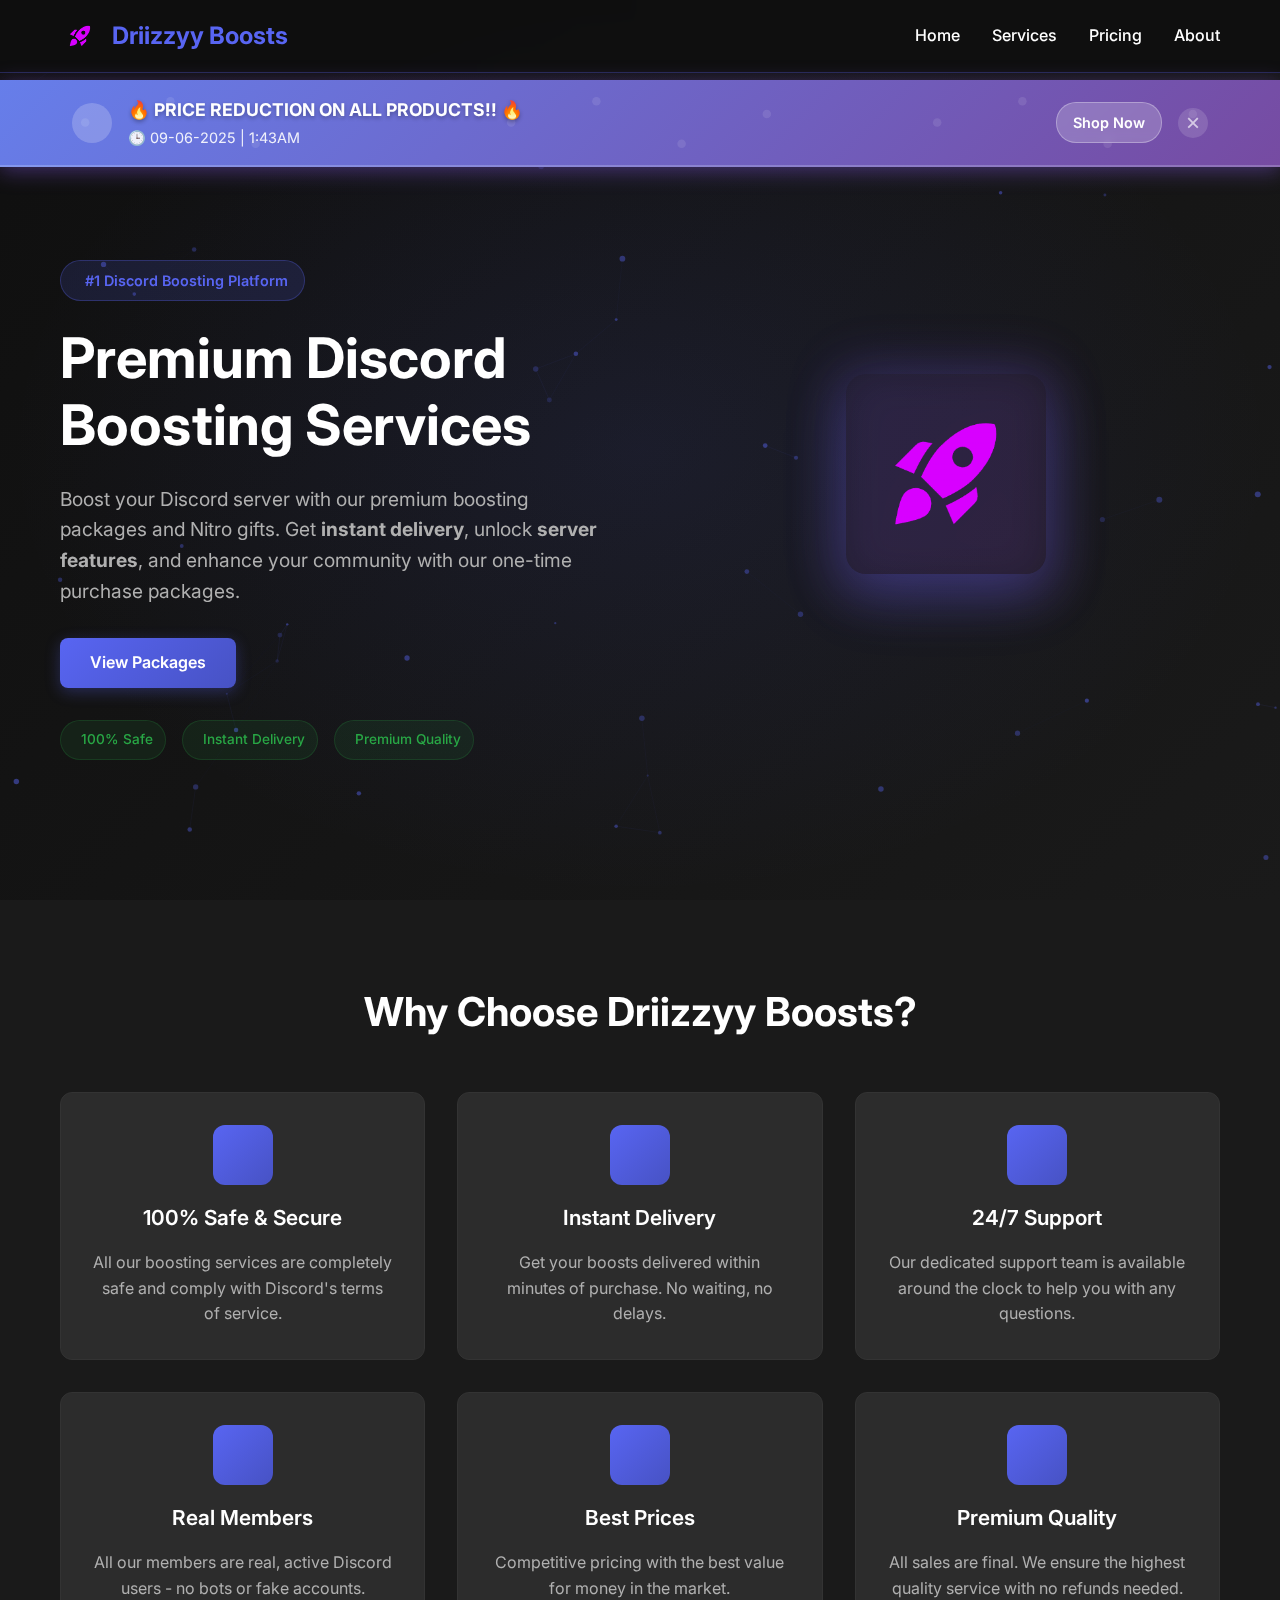
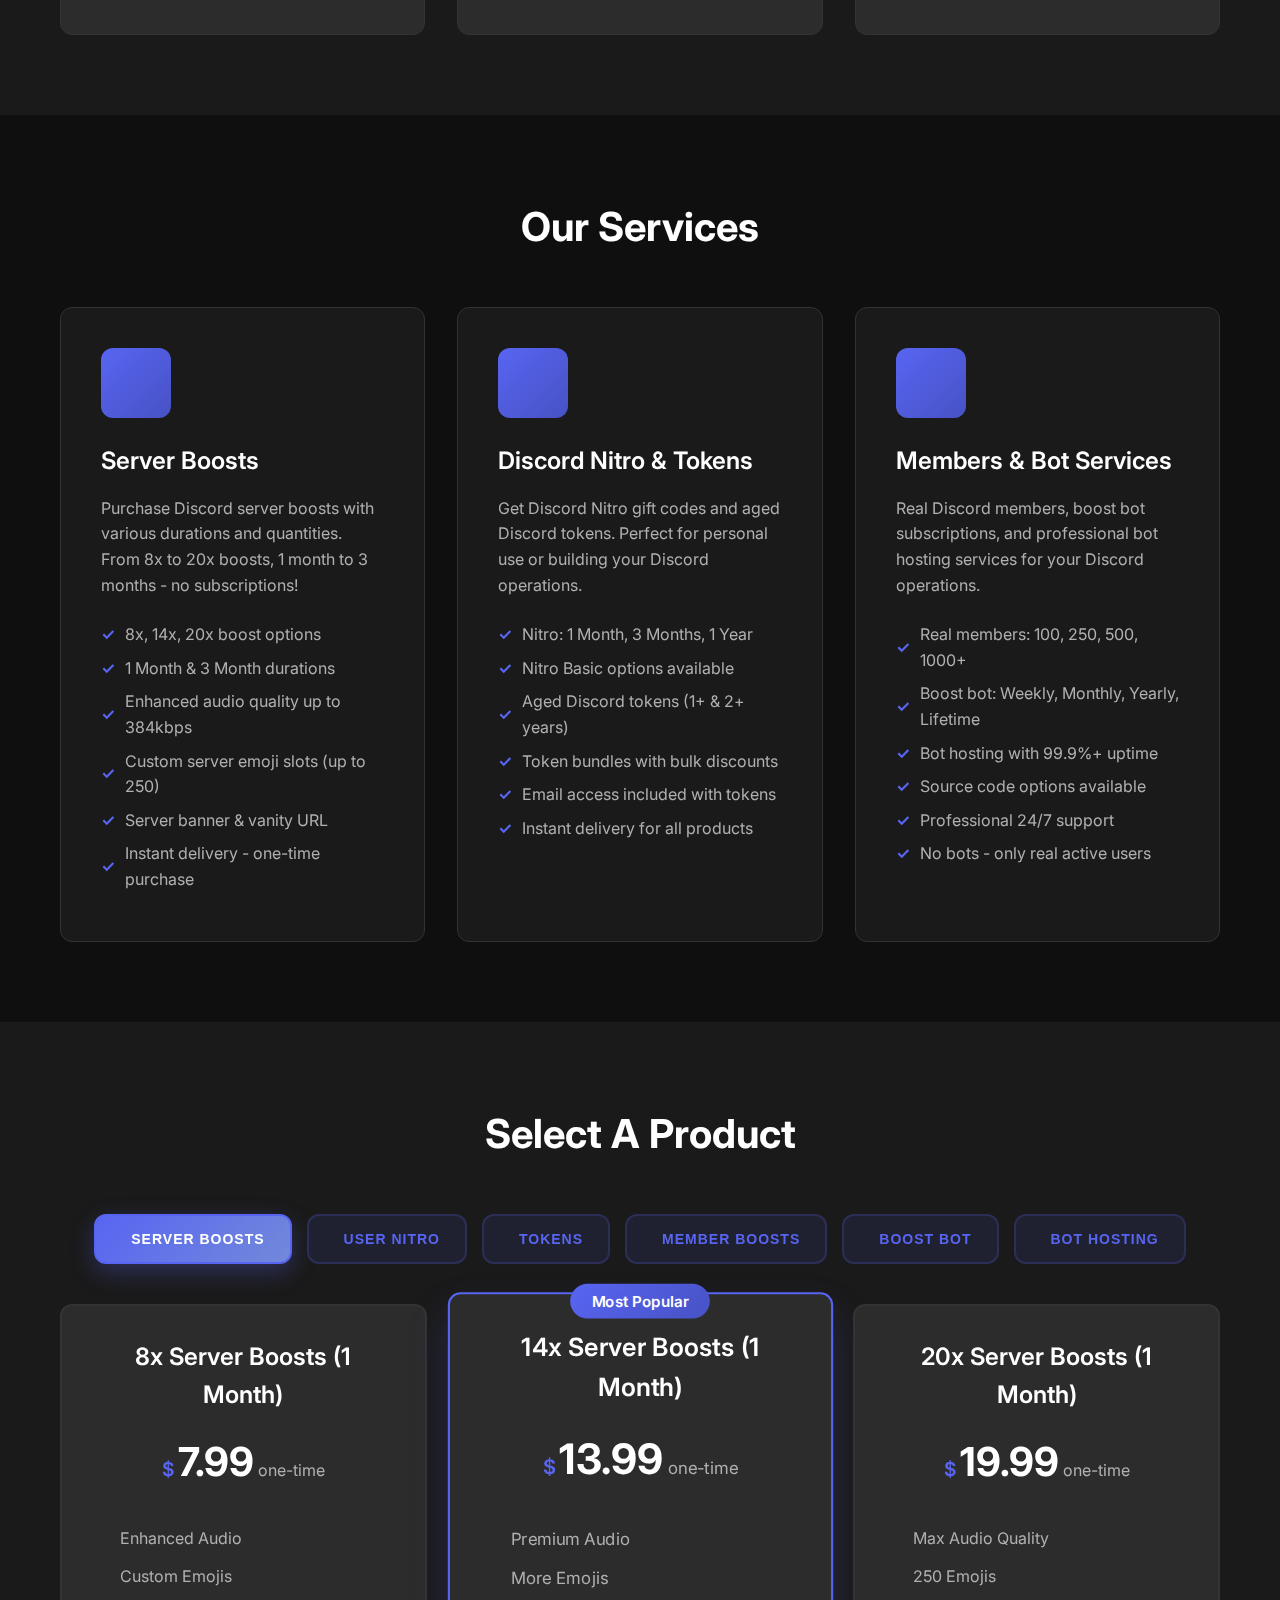
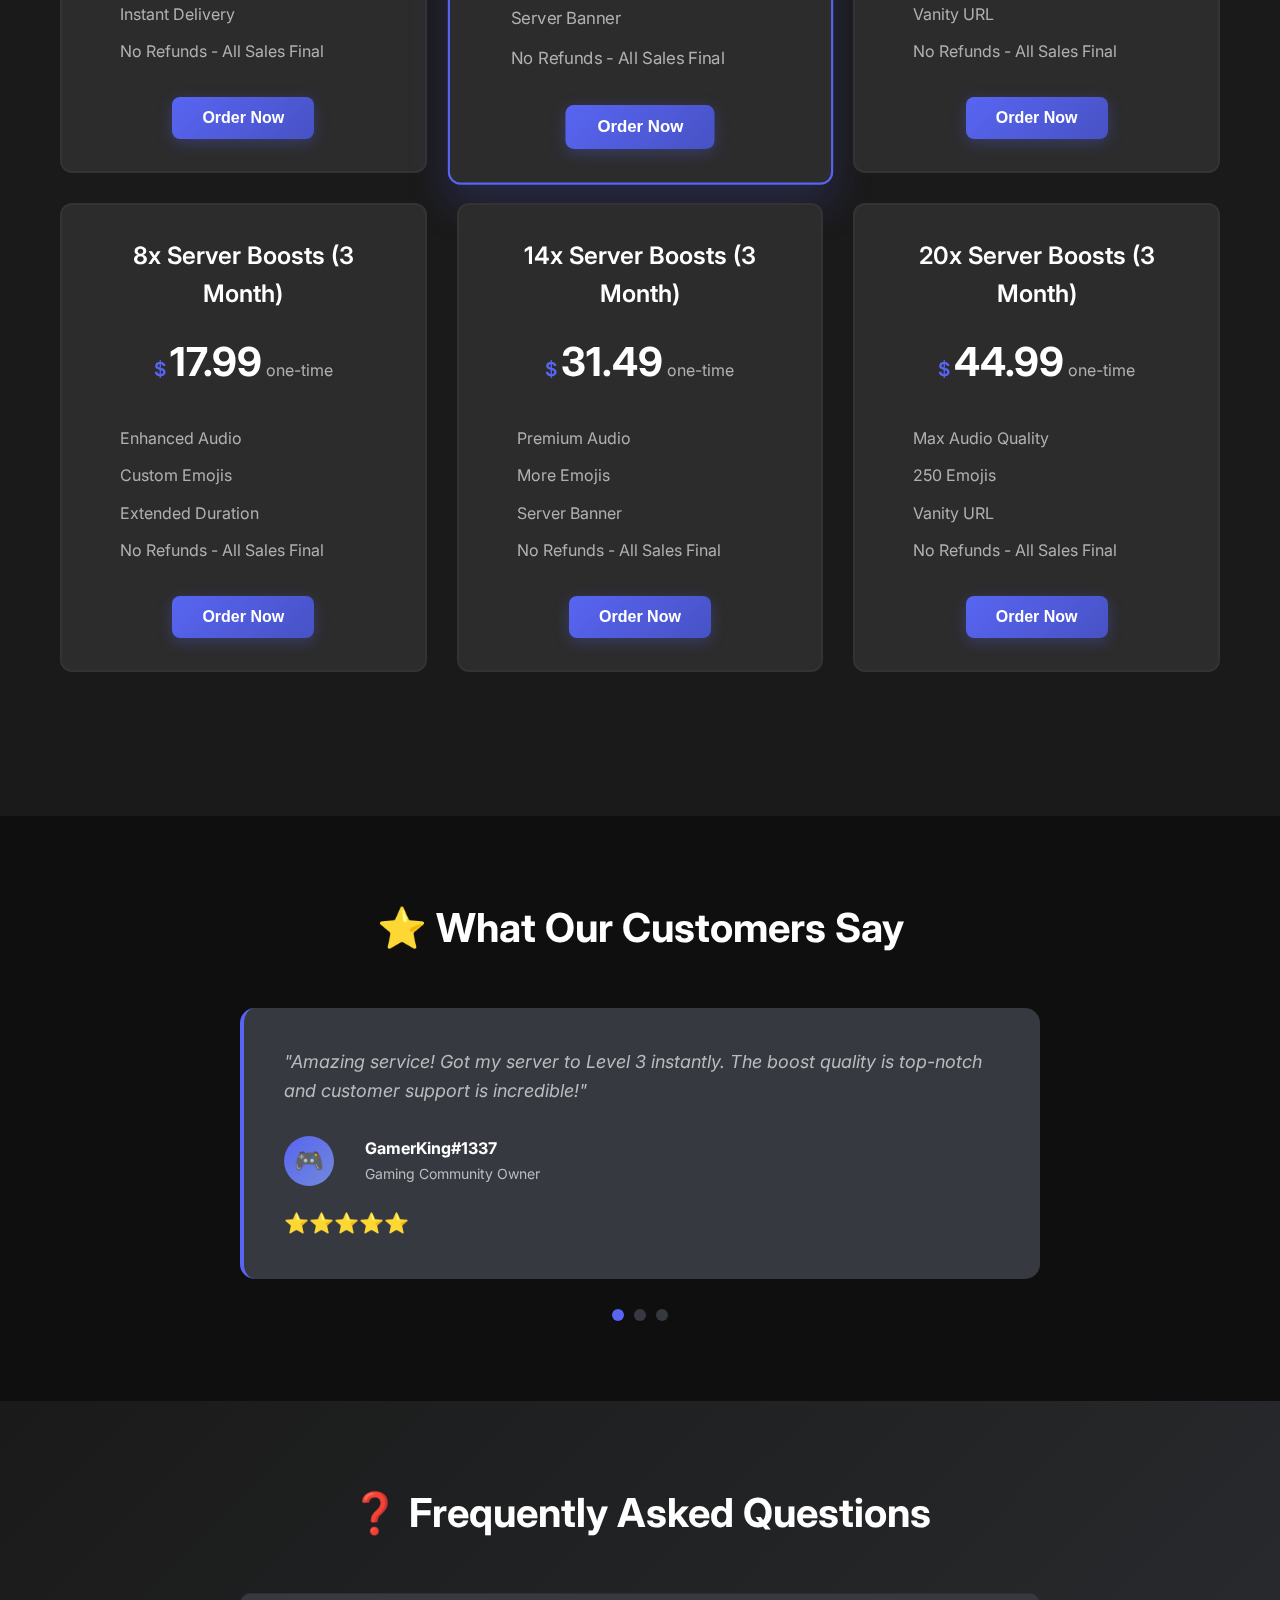
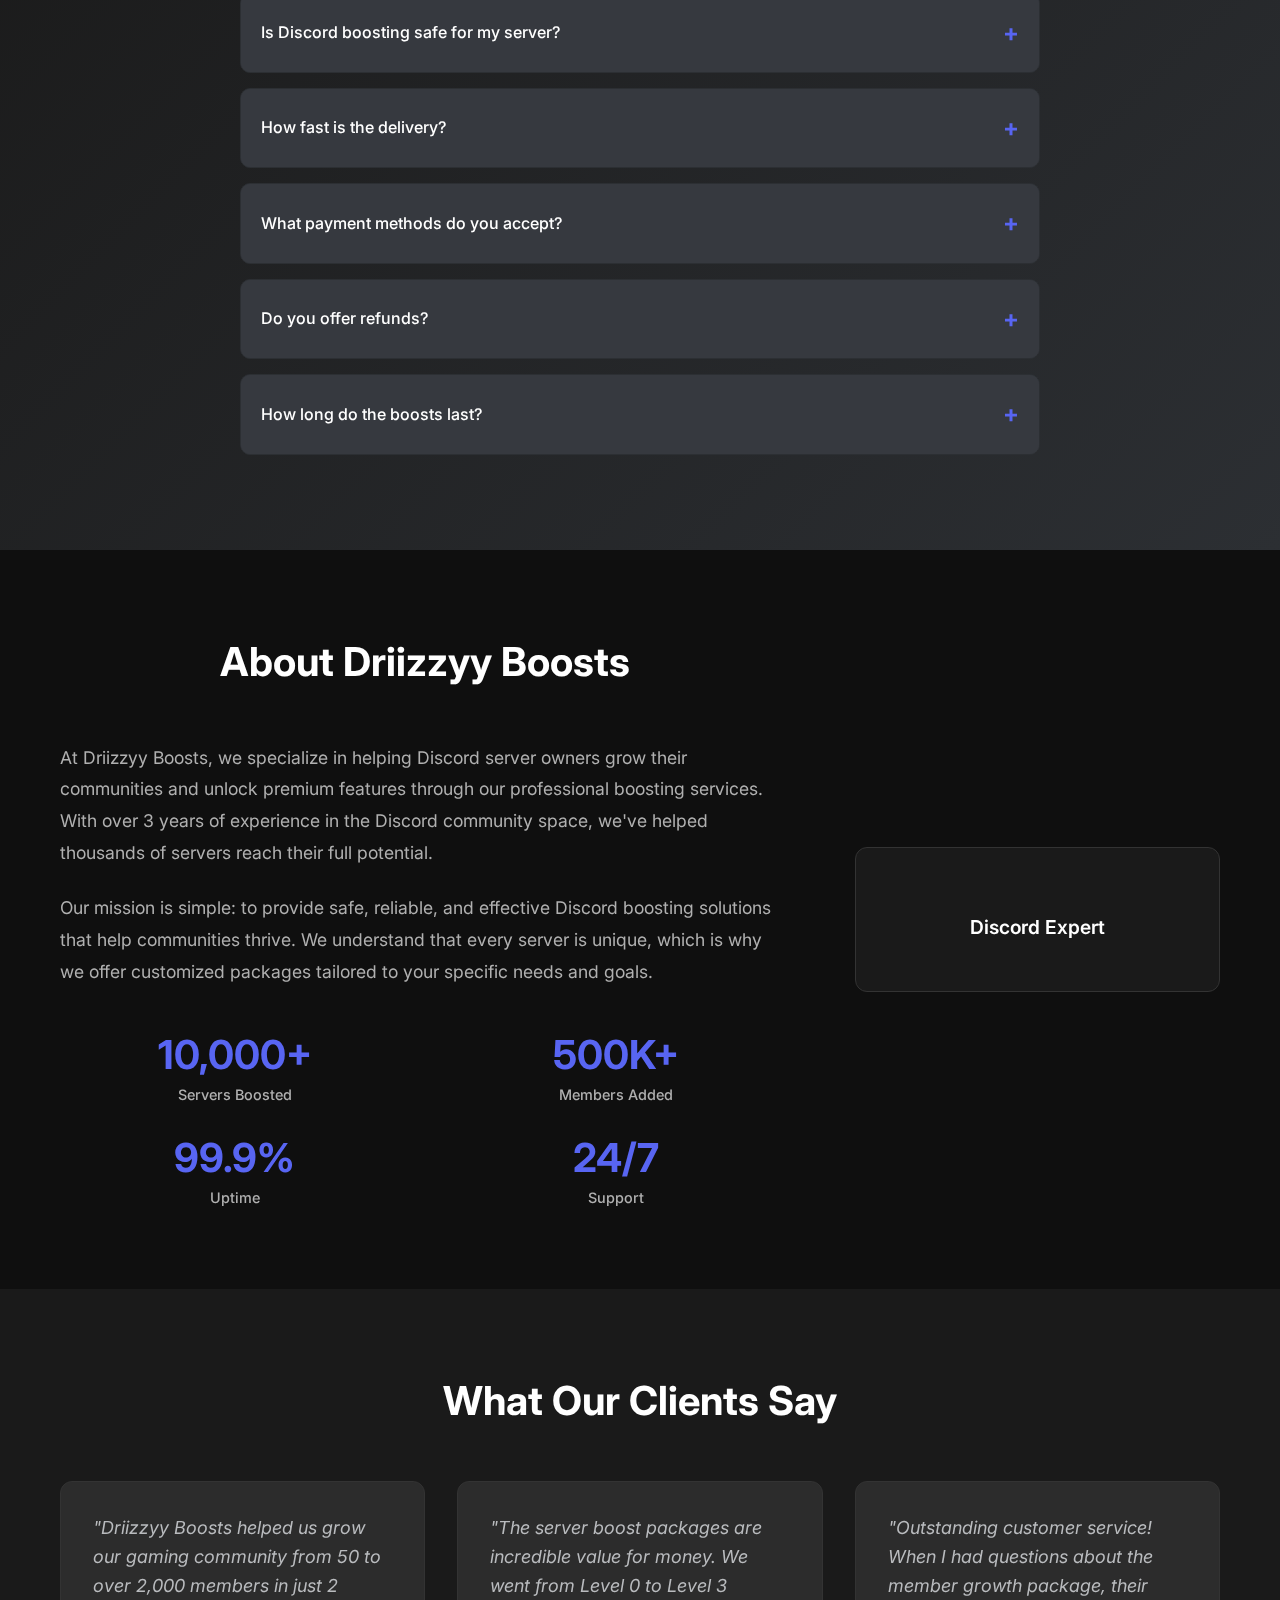
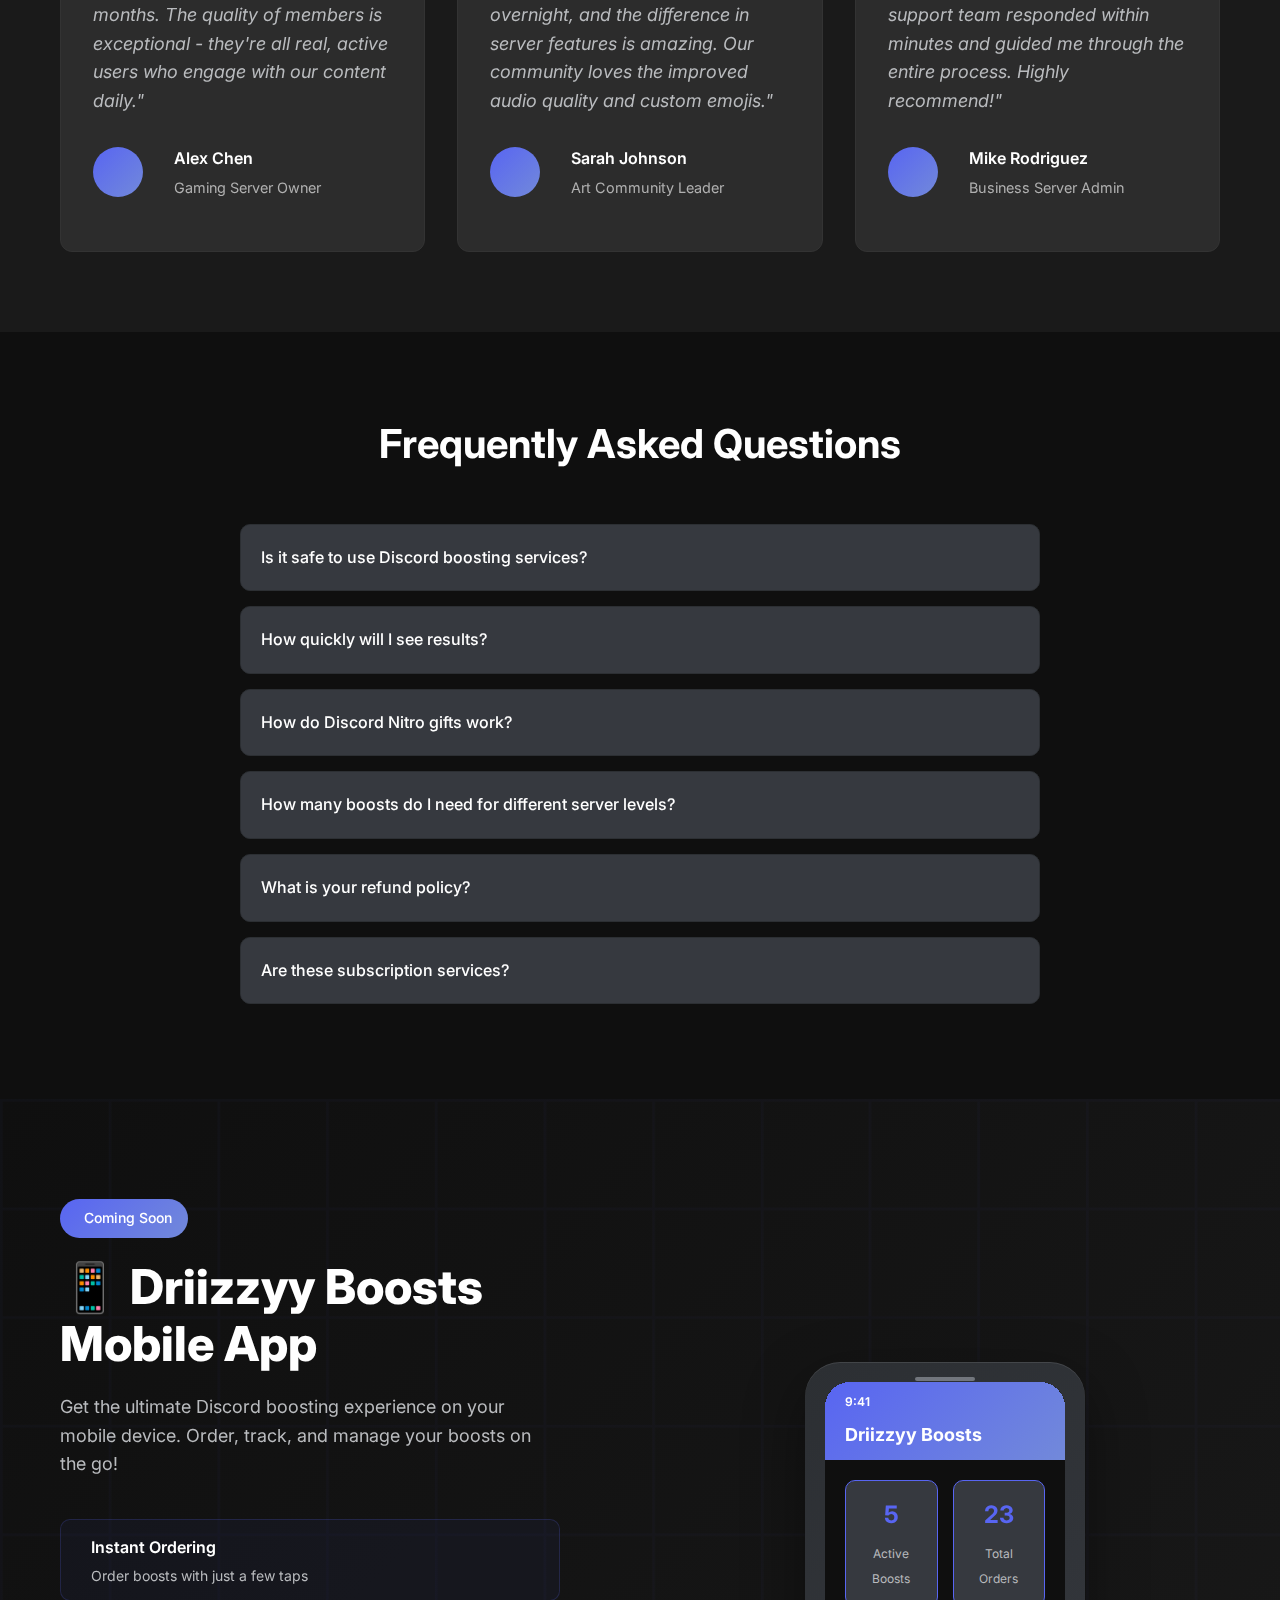
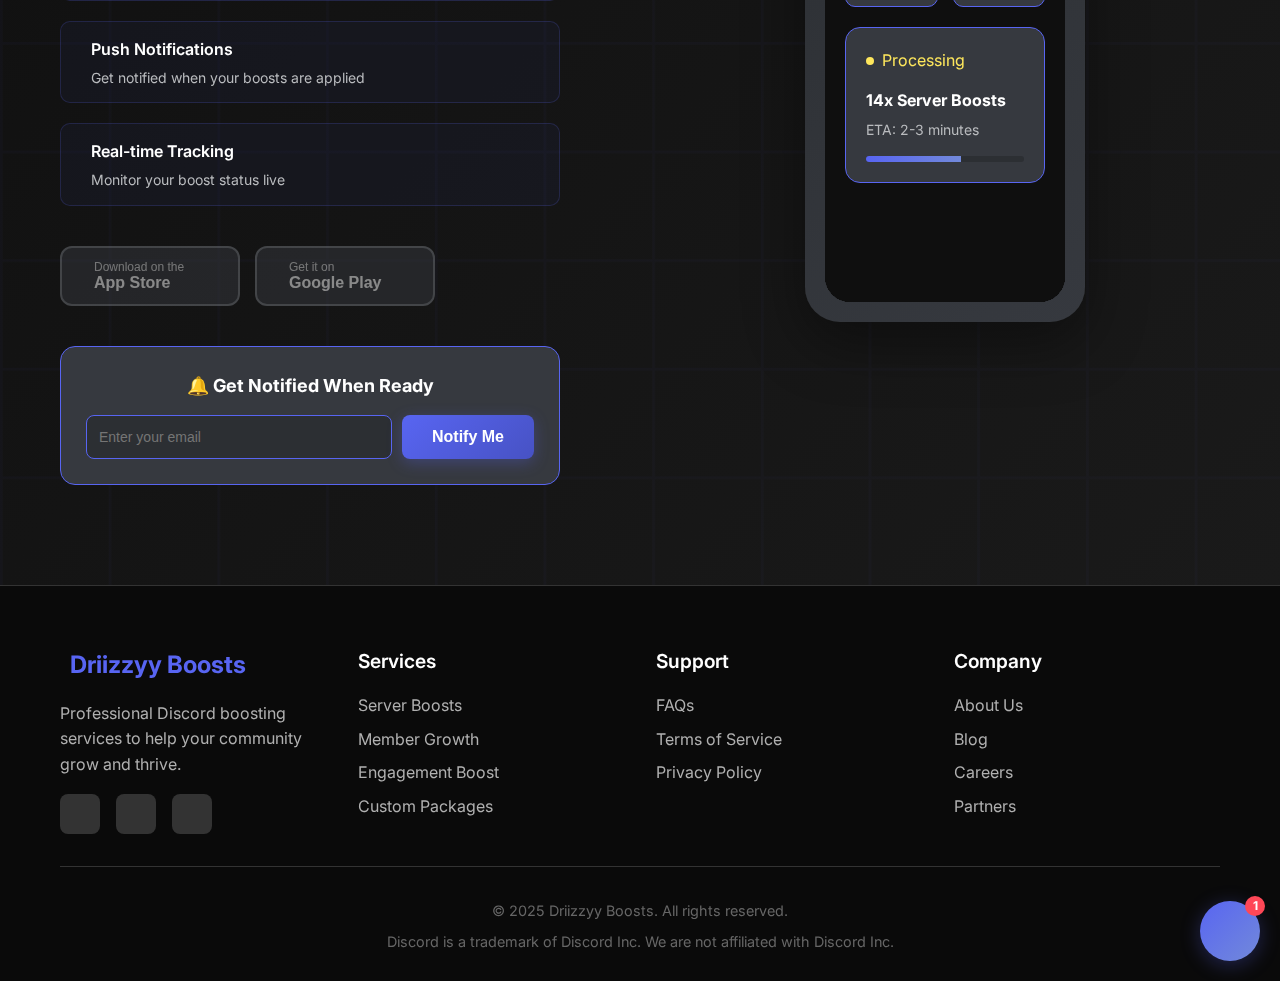
<file: index.html>
<!DOCTYPE html>
<html lang="en">
<head>
    <meta charset="UTF-8">
    <meta name="viewport" content="width=device-width, initial-scale=1.0">
    <title>Driizzyy Boosts - Premium Discord Boosting Services | #1 Professional Platform v2.0</title>
    <meta name="description" content="🚀 Premium Discord server boosting services. Get real members, unlock server features, and grow your community with Driizzyy Boosts - The most trusted Discord growth platform.">
    <meta name="keywords" content="discord boosting, discord server boost, discord members, discord growth, server enhancement, discord community, professional boosting">
    <meta name="author" content="Driizzyy Boosts">
    <meta name="robots" content="index, follow">
    
    <!-- Open Graph / Facebook -->
    <meta property="og:type" content="website">
    <meta property="og:url" content="https://driizzyboosts.com">
    <meta property="og:title" content="Driizzyy Boosts - Premium Discord Boosting Services">
    <meta property="og:description" content="🚀 Premium Discord server boosting services. Get real members, unlock server features, and grow your community.">
    <meta property="og:image" content="https://driizzyboosts.com/assets/images/og-image.png">

    <!-- Twitter -->
    <meta property="twitter:card" content="summary_large_image">
    <meta property="twitter:url" content="https://driizzyboosts.com">
    <meta property="twitter:title" content="Driizzyy Boosts - Premium Discord Boosting Services">
    <meta property="twitter:description" content="🚀 Premium Discord server boosting services. Get real members, unlock server features, and grow your community.">
    <meta property="twitter:image" content="https://driizzyboosts.com/assets/images/twitter-image.png">

    <!-- Favicon -->
    <link rel="icon" type="image/x-icon" href="assets/images/favicon.ico">
    <link rel="apple-touch-icon" sizes="180x180" href="assets/images/apple-touch-icon.png">
    
    <!-- PWA Manifest -->
    <link rel="manifest" href="manifest.json">
    <meta name="theme-color" content="#5865f2">
    <meta name="apple-mobile-web-app-capable" content="yes">
    <meta name="apple-mobile-web-app-status-bar-style" content="black-translucent">
    <meta name="apple-mobile-web-app-title" content="Driizzyy Boosts">
    
    <!-- Stylesheets -->
    <link rel="stylesheet" href="assets/css/styles.css?v=2.0">
    <link rel="stylesheet" href="assets/css/enhanced-styles.css?v=2.0">
    <link rel="stylesheet" href="assets/css/mobile-app.css?v=2.0">
    <link rel="preconnect" href="https://fonts.googleapis.com">
    <link rel="preconnect" href="https://fonts.gstatic.com" crossorigin>
    <link href="https://fonts.googleapis.com/css2?family=Inter:wght@300;400;500;600;700;800;900&display=swap" rel="stylesheet">
    <link rel="stylesheet" href="https://cdnjs.cloudflare.com/ajax/libs/font-awesome/6.5.1/css/all.min.css" integrity="sha512-DTOQO9RWCH3ppGqcWaEA1BIZOC6xxalwEsw9c2QQeAIftl+Vegovlnee1c9QX4TctnWMn13TZye+giMm8e2LwA==" crossorigin="anonymous" referrerpolicy="no-referrer">
    
    <!-- Structured Data -->
    <script type="application/ld+json">
    {
      "@context": "https://schema.org",
      "@type": "Organization",
      "name": "Driizzyy Boosts",
      "url": "https://driizzyboosts.com",
      "logo": "https://driizzyboosts.com/assets/images/logo.png",
      "description": "Premium Discord server boosting services",
      "contactPoint": {
        "@type": "ContactPoint",
        "telephone": "Discord: Driizzyy#0001",
        "contactType": "customer service",
        "email": "support@driizzyboosts.com"
      },
      "sameAs": [
        "https://twitter.com/driizzyboosts",
        "https://instagram.com/driizzyboosts"
      ]
    }
    </script>
</head>
<body>
    <!-- Navigation -->
    <nav class="navbar">
        <div class="nav-container">
            <div class="nav-logo">
                <img src="assets/images/logo.png" alt="Driizzyy Boosts" class="logo-img">
                <span>Driizzyy Boosts</span>
            </div>
            <ul class="nav-menu">
                <li><a href="#home" class="nav-link">Home</a></li>
                <li><a href="#services" class="nav-link">Services</a></li>
                <li><a href="#pricing" class="nav-link">Pricing</a></li>
                <li><a href="#about" class="nav-link">About</a></li>
            </ul>
            <div class="hamburger">
                <span class="bar"></span>
                <span class="bar"></span>
                <span class="bar"></span>
            </div>
        </div>
    </nav>

    <!-- Hero Section -->
    <section id="home" class="hero">
        <div class="hero-container">
            <div class="hero-content">
                <div class="hero-badge">
                    <i class="fas fa-crown"></i>
                    <span>#1 Discord Boosting Platform</span>
                </div>
                <h1 class="hero-title">
                    Premium Discord 
                    <span class="highlight">Boosting Services</span>
                </h1>
                <p class="hero-subtitle">
                    Boost your Discord server with our premium boosting packages and Nitro gifts. 
                    Get <strong>instant delivery</strong>, unlock <strong>server features</strong>, 
                    and enhance your community with our one-time purchase packages.
                </p>
                <div class="hero-buttons">
                    <a href="#pricing" class="btn btn-primary">
                        <i class="fas fa-rocket"></i>
                        <span>View Packages</span>
                    </a>
                </div>
                <div class="hero-trust">
                    <div class="trust-badges">
                        <div class="trust-badge">
                            <i class="fas fa-shield-check"></i>
                            <span>100% Safe</span>
                        </div>
                        <div class="trust-badge">
                            <i class="fas fa-bolt"></i>
                            <span>Instant Delivery</span>
                        </div>
                        <div class="trust-badge">
                            <i class="fas fa-star"></i>
                            <span>Premium Quality</span>
                        </div>
                    </div>
                </div>
            </div>
            <div class="hero-image">
                <div class="brand-showcase">
                    <div class="brand-logo-container">
                        <img src="assets/images/logo.png" alt="Driizzyy Boosts Logo" class="hero-logo">
                        <div class="logo-glow"></div>
                    </div>
                </div>
            </div>
        </div>
    </section>

    <!-- Order Modal -->
    <div id="checkout-modal" class="modal-overlay" style="display:none;">
      <div class="modal-content">
        <span class="modal-close" id="modal-close">&times;</span>
        <h2>Complete Your Order</h2>
        <p style="margin-bottom:1.5rem;">All orders are completed and finalized within our support Discord server.<br>Join via the button below to finish purchasing!</p>
        <div class="modal-row">
          <label>Package</label>
          <input type="text" id="modal-package" name="package" readonly>
        </div>
        <div class="modal-row">
          <label>Price</label>
          <input type="text" id="modal-price" name="price" readonly>
        </div>
        <button class="btn btn-primary" id="modal-finalize">Join Support Server & Finalize Order</button>
        <div id="modal-status" style="margin-top:1rem;"></div>
      </div>
    </div>

    <!-- Features Section -->
    <section class="features">
        <div class="container">
            <h2 class="section-title">Why Choose Driizzyy Boosts?</h2>
            <div class="features-grid">
                <div class="feature-card">
                    <div class="feature-icon">
                        <i class="fas fa-shield-alt"></i>
                    </div>
                    <h3>100% Safe & Secure</h3>
                    <p>All our boosting services are completely safe and comply with Discord's terms of service.</p>
                </div>
                <div class="feature-card">
                    <div class="feature-icon">
                        <i class="fas fa-clock"></i>
                    </div>
                    <h3>Instant Delivery</h3>
                    <p>Get your boosts delivered within minutes of purchase. No waiting, no delays.</p>
                </div>
                <div class="feature-card">
                    <div class="feature-icon">
                        <i class="fas fa-headset"></i>
                    </div>
                    <h3>24/7 Support</h3>
                    <p>Our dedicated support team is available around the clock to help you with any questions.</p>
                </div>
                <div class="feature-card">
                    <div class="feature-icon">
                        <i class="fas fa-users"></i>
                    </div>
                    <h3>Real Members</h3>
                    <p>All our members are real, active Discord users - no bots or fake accounts.</p>
                </div>
                <div class="feature-card">
                    <div class="feature-icon">
                        <i class="fas fa-money-bill-wave"></i>
                    </div>
                    <h3>Best Prices</h3>
                    <p>Competitive pricing with the best value for money in the market.</p>
                </div>
                <div class="feature-card">
                    <div class="feature-icon">
                        <i class="fas fa-gem"></i>
                    </div>
                    <h3>Premium Quality</h3>
                    <p>All sales are final. We ensure the highest quality service with no refunds needed.</p>
                </div>
            </div>
        </div>
    </section>

    <!-- Services Section -->
    <section id="services" class="services">
        <div class="container">
            <h2 class="section-title">Our Services</h2>
            <div class="services-grid">
                <div class="service-card">
                    <div class="service-icon">
                        <i class="fas fa-rocket"></i>
                    </div>
                    <h3>Server Boosts</h3>
                    <p>Purchase Discord server boosts with various durations and quantities. From 8x to 20x boosts, 1 month to 3 months - no subscriptions!</p>
                    <ul class="service-benefits">
                        <li>8x, 14x, 20x boost options</li>
                        <li>1 Month & 3 Month durations</li>
                        <li>Enhanced audio quality up to 384kbps</li>
                        <li>Custom server emoji slots (up to 250)</li>
                        <li>Server banner & vanity URL</li>
                        <li>Instant delivery - one-time purchase</li>
                    </ul>
                </div>
                <div class="service-card">
                    <div class="service-icon">
                        <i class="fas fa-gem"></i>
                    </div>
                    <h3>Discord Nitro & Tokens</h3>
                    <p>Get Discord Nitro gift codes and aged Discord tokens. Perfect for personal use or building your Discord operations.</p>
                    <ul class="service-benefits">
                        <li>Nitro: 1 Month, 3 Months, 1 Year</li>
                        <li>Nitro Basic options available</li>
                        <li>Aged Discord tokens (1+ & 2+ years)</li>
                        <li>Token bundles with bulk discounts</li>
                        <li>Email access included with tokens</li>
                        <li>Instant delivery for all products</li>
                    </ul>
                </div>
                <div class="service-card">
                    <div class="service-icon">
                        <i class="fas fa-users"></i>
                    </div>
                    <h3>Members & Bot Services</h3>
                    <p>Real Discord members, boost bot subscriptions, and professional bot hosting services for your Discord operations.</p>
                    <ul class="service-benefits">
                        <li>Real members: 100, 250, 500, 1000+</li>
                        <li>Boost bot: Weekly, Monthly, Yearly, Lifetime</li>
                        <li>Bot hosting with 99.9%+ uptime</li>
                        <li>Source code options available</li>
                        <li>Professional 24/7 support</li>
                        <li>No bots - only real active users</li>
                    </ul>
                </div>
            </div>
        </div>
    </section>

    <!-- Pricing Section -->
    <section id="pricing" class="pricing">
        <div class="container">
            <h2 class="section-title">Select A Product</h2>
            
            <!-- Product Tabs -->
            <div class="product-tabs">
                <div class="tab-buttons">
                    <button class="tab-btn active" data-tab="server-boosts">
                        <i class="fas fa-rocket"></i>
                        Server Boosts
                    </button>
                    <button class="tab-btn" data-tab="user-nitro">
                        <i class="fas fa-gem"></i>
                        User Nitro
                    </button>
                    <button class="tab-btn" data-tab="tokens">
                        <i class="fas fa-key"></i>
                        Tokens
                    </button>
                    <button class="tab-btn" data-tab="member-boosts">
                        <i class="fas fa-users"></i>
                        Member Boosts
                    </button>
                    <button class="tab-btn" data-tab="boost-bot">
                        <i class="fas fa-robot"></i>
                        Boost Bot
                    </button>
                    <button class="tab-btn" data-tab="bot-hosting">
                        <i class="fas fa-server"></i>
                        Bot Hosting
                    </button>
                </div>

                <!-- Tab Contents -->
                <div class="tab-content active" id="server-boosts">
                    <div class="pricing-grid" id="server-boosts-grid">
                        <!-- Dynamic content will be loaded here -->
                    </div>
                </div>

                <div class="tab-content" id="user-nitro">
                    <div class="pricing-grid" id="user-nitro-grid">
                        <!-- Dynamic content will be loaded here -->
                    </div>
                </div>

                <div class="tab-content" id="tokens">
                    <div class="pricing-grid" id="tokens-grid">
                        <!-- Dynamic content will be loaded here -->
                    </div>
                </div>

                <div class="tab-content" id="member-boosts">
                    <div class="pricing-grid" id="member-boosts-grid">
                        <!-- Dynamic content will be loaded here -->
                    </div>
                </div>

                <div class="tab-content" id="boost-bot">
                    <div class="pricing-grid" id="boost-bot-grid">
                        <!-- Dynamic content will be loaded here -->
                    </div>
                </div>

                <div class="tab-content" id="bot-hosting">
                    <div class="pricing-grid" id="bot-hosting-grid">
                        <!-- Dynamic content will be loaded here -->
                    </div>
                </div>
            </div>
        </div>
    </section>

    <!-- About Section -->
    <section id="about" class="about">
        <div class="container">
            <div class="about-content">
                <div class="about-text">
                    <h2 class="section-title">About Driizzyy Boosts</h2>
                    <p>At Driizzyy Boosts, we specialize in helping Discord server owners grow their communities and unlock premium features through our professional boosting services. With over 3 years of experience in the Discord community space, we've helped thousands of servers reach their full potential.</p>
                    
                    <p>Our mission is simple: to provide safe, reliable, and effective Discord boosting solutions that help communities thrive. We understand that every server is unique, which is why we offer customized packages tailored to your specific needs and goals.</p>
                    
                    <div class="stats-grid">
                        <div class="stat-item">
                            <div class="stat-number">10,000+</div>
                            <div class="stat-label">Servers Boosted</div>
                        </div>
                        <div class="stat-item">
                            <div class="stat-number">500K+</div>
                            <div class="stat-label">Members Added</div>
                        </div>
                        <div class="stat-item">
                            <div class="stat-number">99.9%</div>
                            <div class="stat-label">Uptime</div>
                        </div>
                        <div class="stat-item">
                            <div class="stat-number">24/7</div>
                            <div class="stat-label">Support</div>
                        </div>
                    </div>
                </div>
                <div class="about-image">
                    <div class="about-visual">
                        <div class="visual-element">
                            <i class="fab fa-discord"></i>
                            <span>Discord Expert</span>
                        </div>
                    </div>
                </div>
            </div>
        </div>
    </section>

    <!-- Testimonials Section -->
    <section class="testimonials">
        <div class="container">
            <h2 class="section-title">What Our Clients Say</h2>
            <div class="testimonials-grid">
                <div class="testimonial-card">
                    <div class="testimonial-content">
                        <p>"Driizzyy Boosts helped us grow our gaming community from 50 to over 2,000 members in just 2 months. The quality of members is exceptional - they're all real, active users who engage with our content daily."</p>
                    </div>
                    <div class="testimonial-author">
                        <div class="author-avatar">
                            <i class="fas fa-user"></i>
                        </div>
                        <div class="author-info">
                            <div class="author-name">Alex Chen</div>
                            <div class="author-title">Gaming Server Owner</div>
                        </div>
                    </div>
                </div>
                
                <div class="testimonial-card">
                    <div class="testimonial-content">
                        <p>"The server boost packages are incredible value for money. We went from Level 0 to Level 3 overnight, and the difference in server features is amazing. Our community loves the improved audio quality and custom emojis."</p>
                    </div>
                    <div class="testimonial-author">
                        <div class="author-avatar">
                            <i class="fas fa-user"></i>
                        </div>
                        <div class="author-info">
                            <div class="author-name">Sarah Johnson</div>
                            <div class="author-title">Art Community Leader</div>
                        </div>
                    </div>
                </div>
                
                <div class="testimonial-card">
                    <div class="testimonial-content">
                        <p>"Outstanding customer service! When I had questions about the member growth package, their support team responded within minutes and guided me through the entire process. Highly recommend!"</p>
                    </div>
                    <div class="testimonial-author">
                        <div class="author-avatar">
                            <i class="fas fa-user"></i>
                        </div>
                        <div class="author-info">
                            <div class="author-name">Mike Rodriguez</div>
                            <div class="author-title">Business Server Admin</div>
                        </div>
                    </div>
                </div>
            </div>
        </div>
    </section>

    <!-- FAQ Section -->
    <section class="faq">
        <div class="container">
            <h2 class="section-title">Frequently Asked Questions</h2>
            <div class="faq-container">
                <div class="faq-item">
                    <div class="faq-question">
                        <h3>Is it safe to use Discord boosting services?</h3>
                        <i class="fas fa-chevron-down"></i>
                    </div>
                    <div class="faq-answer">
                        <p>Yes, our services are 100% safe and comply with Discord's terms of service. We use legitimate methods and real users to boost your server, ensuring no risk to your account or server.</p>
                    </div>
                </div>
                
                <div class="faq-item">
                    <div class="faq-question">
                        <h3>How quickly will I see results?</h3>
                        <i class="fas fa-chevron-down"></i>
                    </div>
                    <div class="faq-answer">
                        <p>Server boosts are delivered instantly upon purchase. Member growth packages are delivered gradually over 7-28 days depending on the package size to ensure natural, organic growth.</p>
                    </div>
                </div>
                
                <div class="faq-item">
                    <div class="faq-question">
                        <h3>How do Discord Nitro gifts work?</h3>
                        <i class="fas fa-chevron-down"></i>
                    </div>
                    <div class="faq-answer">
                        <p>After purchase, you'll receive a Discord Nitro gift code that can be redeemed on Discord. The recipient gets all Nitro benefits including higher quality streaming, custom emojis everywhere, and larger file uploads.</p>
                    </div>
                </div>
                
                <div class="faq-item">
                    <div class="faq-question">
                        <h3>How many boosts do I need for different server levels?</h3>
                        <i class="fas fa-chevron-down"></i>
                    </div>
                    <div class="faq-answer">
                        <p>Level 1 requires 2 boosts, Level 2 requires 7 boosts, and Level 3 requires 14 boosts. Our packages are designed to help you reach these milestones efficiently with options for 7x, 14x, or 20x boost packages.</p>
                    </div>
                </div>
                
                <div class="faq-item">
                    <div class="faq-question">
                        <h3>What is your refund policy?</h3>
                        <i class="fas fa-chevron-down"></i>
                    </div>
                    <div class="faq-answer">
                        <p>All sales are final. We do not offer refunds on any of our services. Please ensure you understand what you're purchasing before completing your order. Our products are delivered instantly and cannot be returned.</p>
                    </div>
                </div>
                
                <div class="faq-item">
                    <div class="faq-question">
                        <h3>Are these subscription services?</h3>
                        <i class="fas fa-chevron-down"></i>
                    </div>
                    <div class="faq-answer">
                        <p>No! All our server boost packages are one-time purchases. You pay once and receive the specified duration (1 month or 3 months) without any recurring charges or subscriptions.</p>
                    </div>
                </div>
            </div>
        </div>
    </section>



    <!-- Footer -->
    <footer class="footer">
        <div class="container">
            <div class="footer-content">
                <div class="footer-section">
                    <div class="footer-logo">
                        <i class="fab fa-discord"></i>
                        <span>Driizzyy Boosts</span>
                    </div>
                    <p>Professional Discord boosting services to help your community grow and thrive.</p>
                    <div class="social-links">
                        <a href="#"><i class="fab fa-discord"></i></a>
                        <a href="#"><i class="fab fa-twitter"></i></a>
                        <a href="#"><i class="fab fa-instagram"></i></a>
                    </div>
                </div>
                
                <div class="footer-section">
                    <h4>Services</h4>
                    <ul>
                        <li><a href="#services">Server Boosts</a></li>
                        <li><a href="#services">Member Growth</a></li>
                        <li><a href="#services">Engagement Boost</a></li>
                        <li><a href="#pricing">Custom Packages</a></li>
                    </ul>
                </div>
                
                <div class="footer-section">
                    <h4>Support</h4>
                    <ul>
                        <li><a href="pages/faqs.html">FAQs</a></li>
                        <li><a href="pages/terms.html">Terms of Service</a></li>
                        <li><a href="pages/privacy.html">Privacy Policy</a></li>
                    </ul>
                </div>
                
                <div class="footer-section">
                    <h4>Company</h4>
                    <ul>
                        <li><a href="#about">About Us</a></li>
                        <li><a href="#">Blog</a></li>
                        <li><a href="#">Careers</a></li>
                        <li><a href="#">Partners</a></li>
                    </ul>
                </div>
            </div>
            
            <div class="footer-bottom">
                <p>&copy; 2025 Driizzyy Boosts. All rights reserved.</p>
                <p>Discord is a trademark of Discord Inc. We are not affiliated with Discord Inc.</p>
            </div>
        </div>
    </footer>

        <!-- Advanced Configuration -->
    <script src="config/advanced-config.js"></script>
    
    <!-- Main JavaScript -->
    <script src="assets/js/main.js?v=2.0"></script>
    
    <!-- Enhanced Features -->
    <script src="assets/js/enhanced-features.js?v=2.0"></script>
    <script src="assets/js/mobile-app.js?v=2.0"></script>
</body>
</html>
</file>
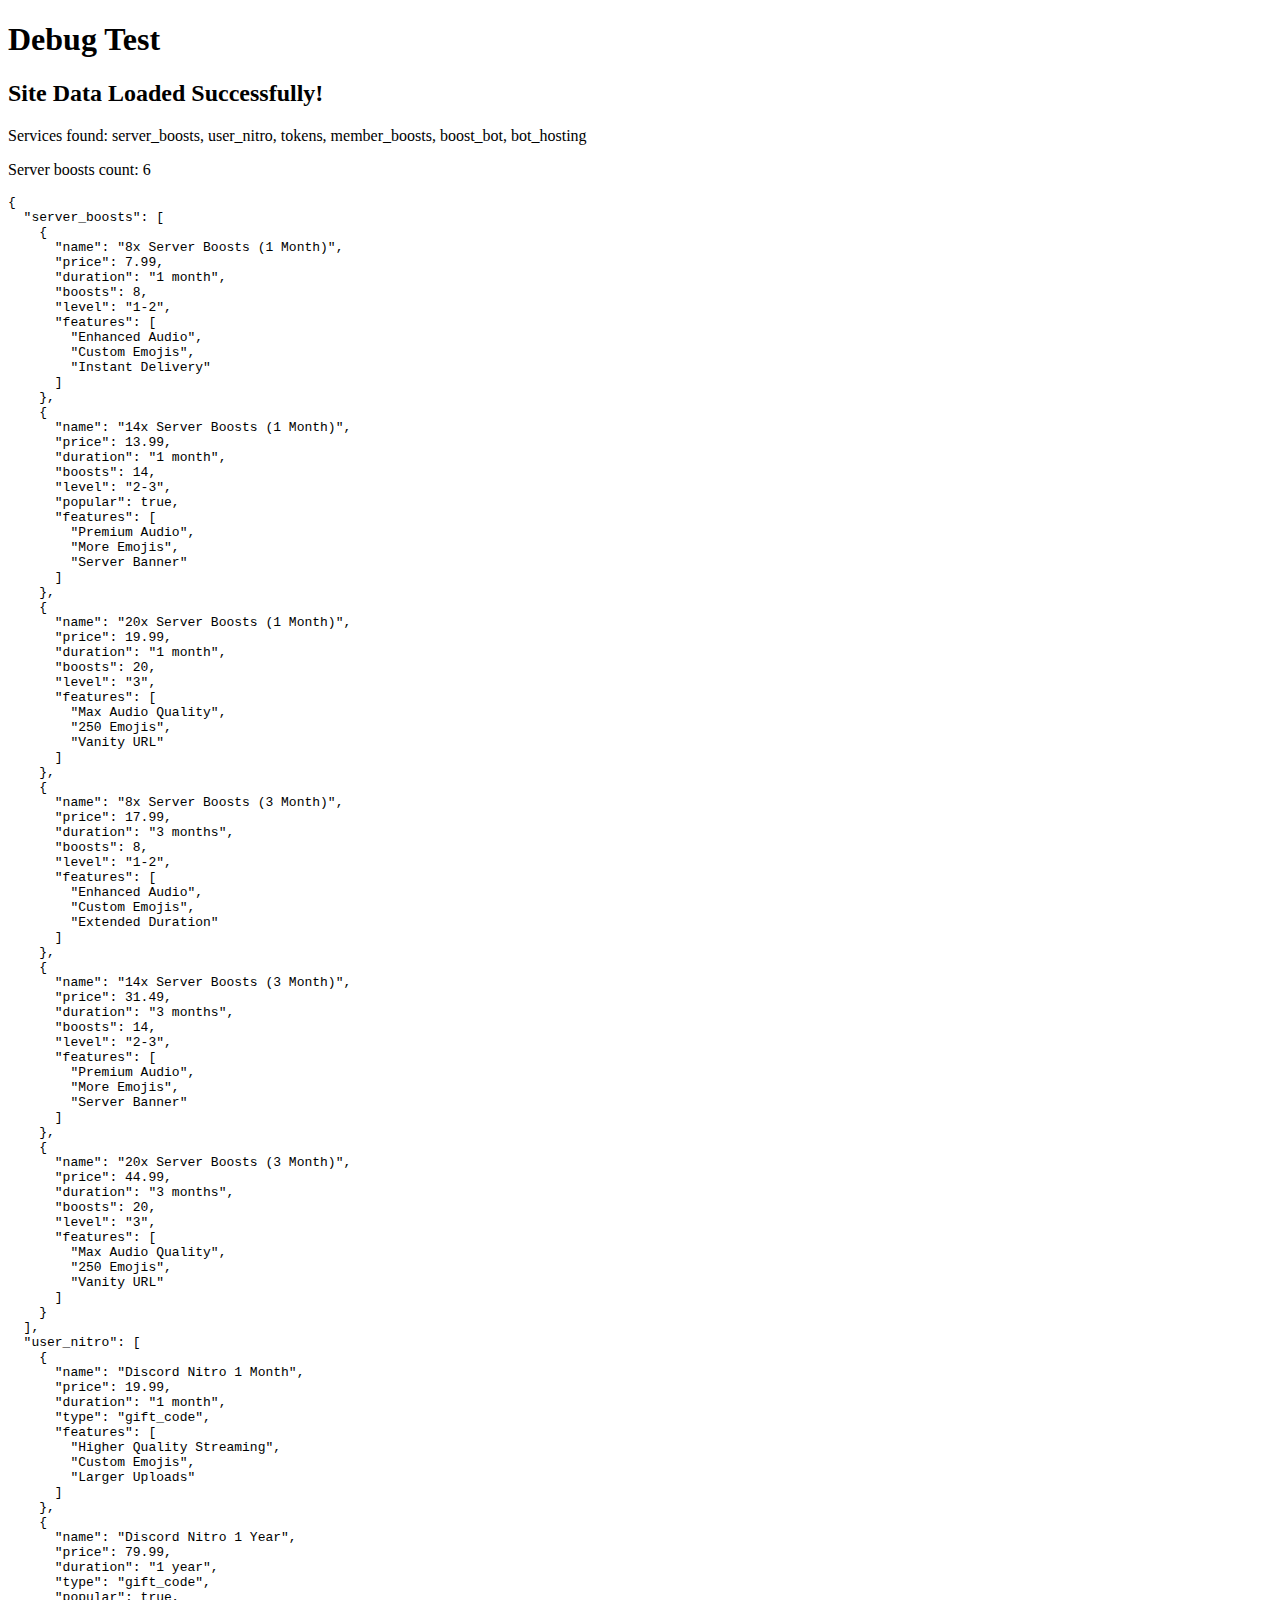
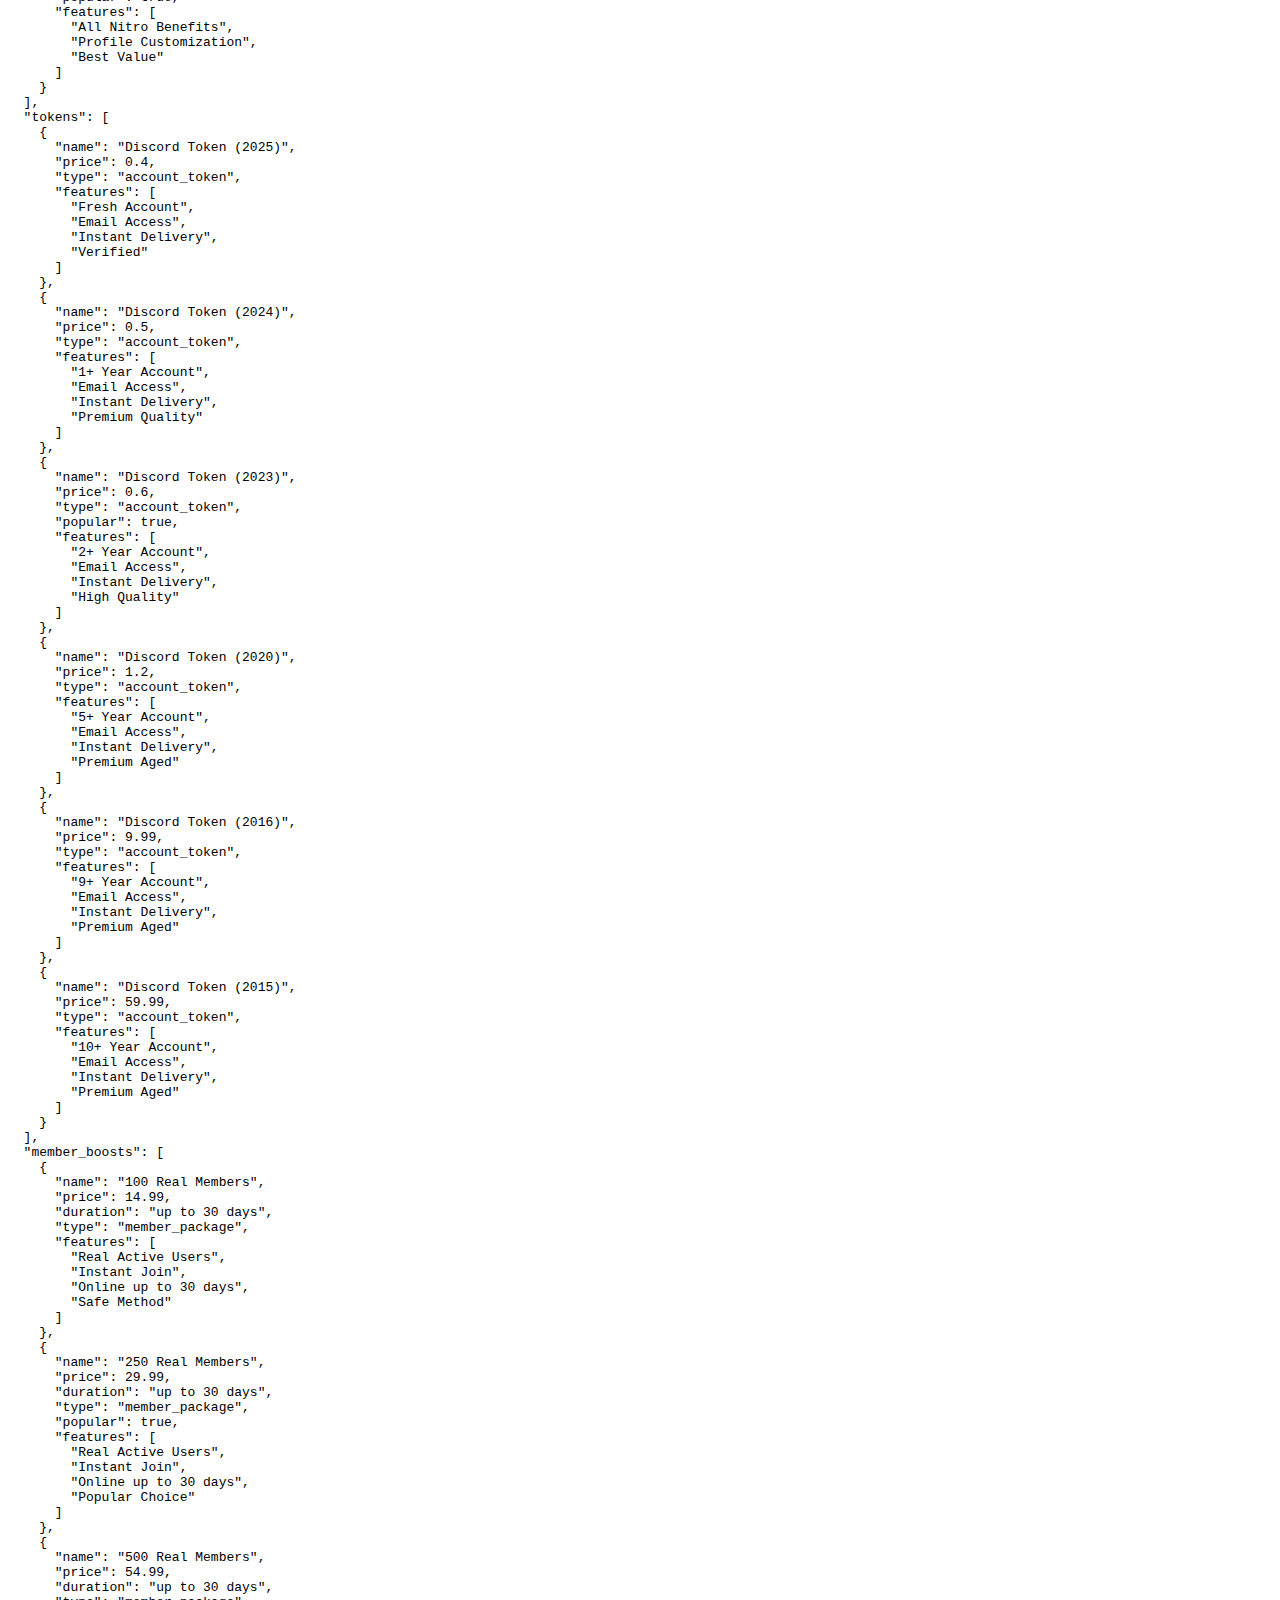
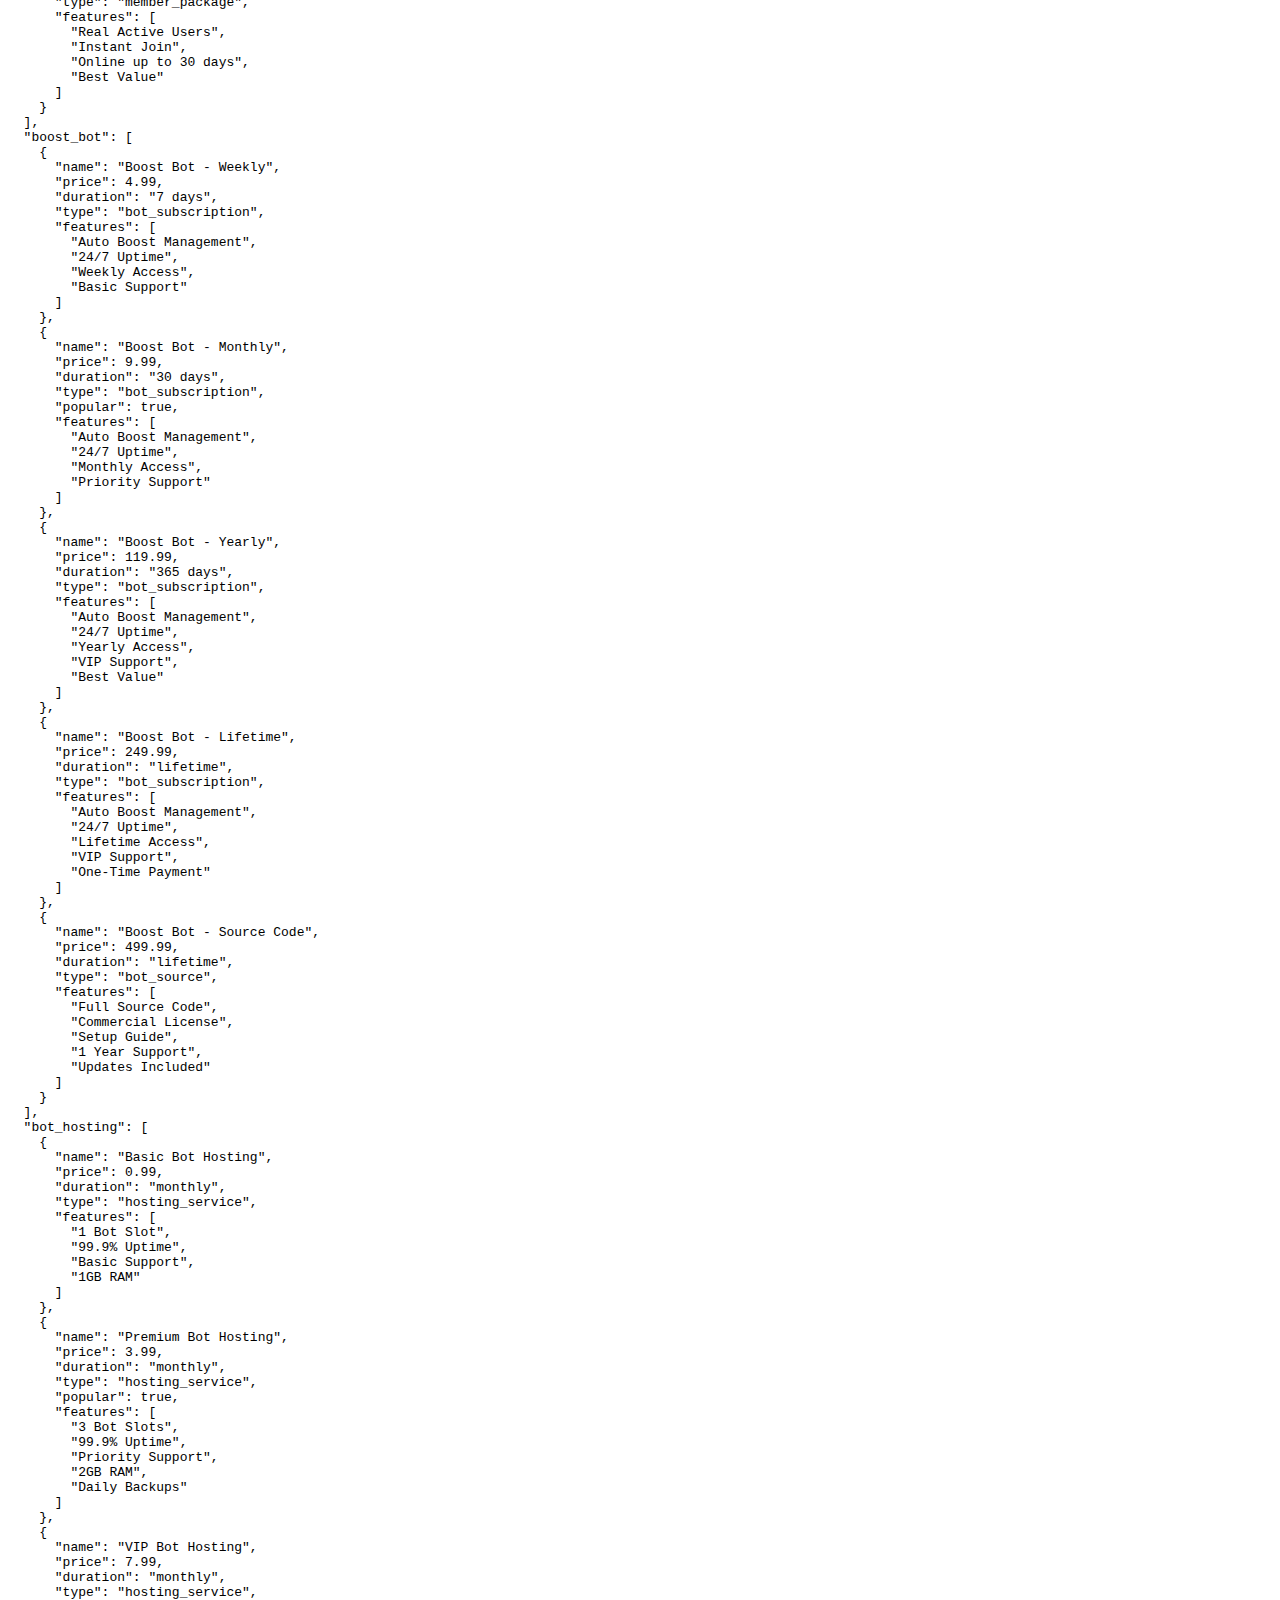
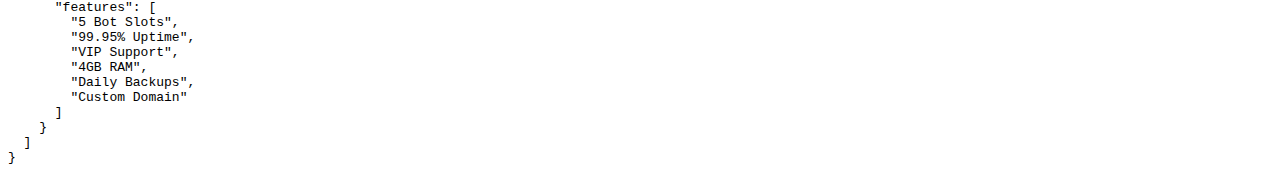
<file: debug.html>
<!DOCTYPE html>
<html lang="en">
<head>
    <meta charset="UTF-8">
    <meta name="viewport" content="width=device-width, initial-scale=1.0">
    <title>Debug - Test Site Data Loading</title>
</head>
<body>
    <h1>Debug Test</h1>
    <div id="debug-output"></div>
    
    <script>
        // Test if site.json can be loaded
        fetch('./config/site.json')
            .then(response => response.json())
            .then(data => {
                console.log('Site data loaded:', data);
                document.getElementById('debug-output').innerHTML = `
                    <h2>Site Data Loaded Successfully!</h2>
                    <p>Services found: ${Object.keys(data.services || {}).join(', ')}</p>
                    <p>Server boosts count: ${data.services.server_boosts ? data.services.server_boosts.length : 'Not found'}</p>
                    <pre>${JSON.stringify(data.services, null, 2)}</pre>
                `;
            })
            .catch(error => {
                console.error('Error loading site data:', error);
                document.getElementById('debug-output').innerHTML = `
                    <h2>Error Loading Site Data</h2>
                    <p>${error.message}</p>
                `;
            });
    </script>
</body>
</html>
</file>
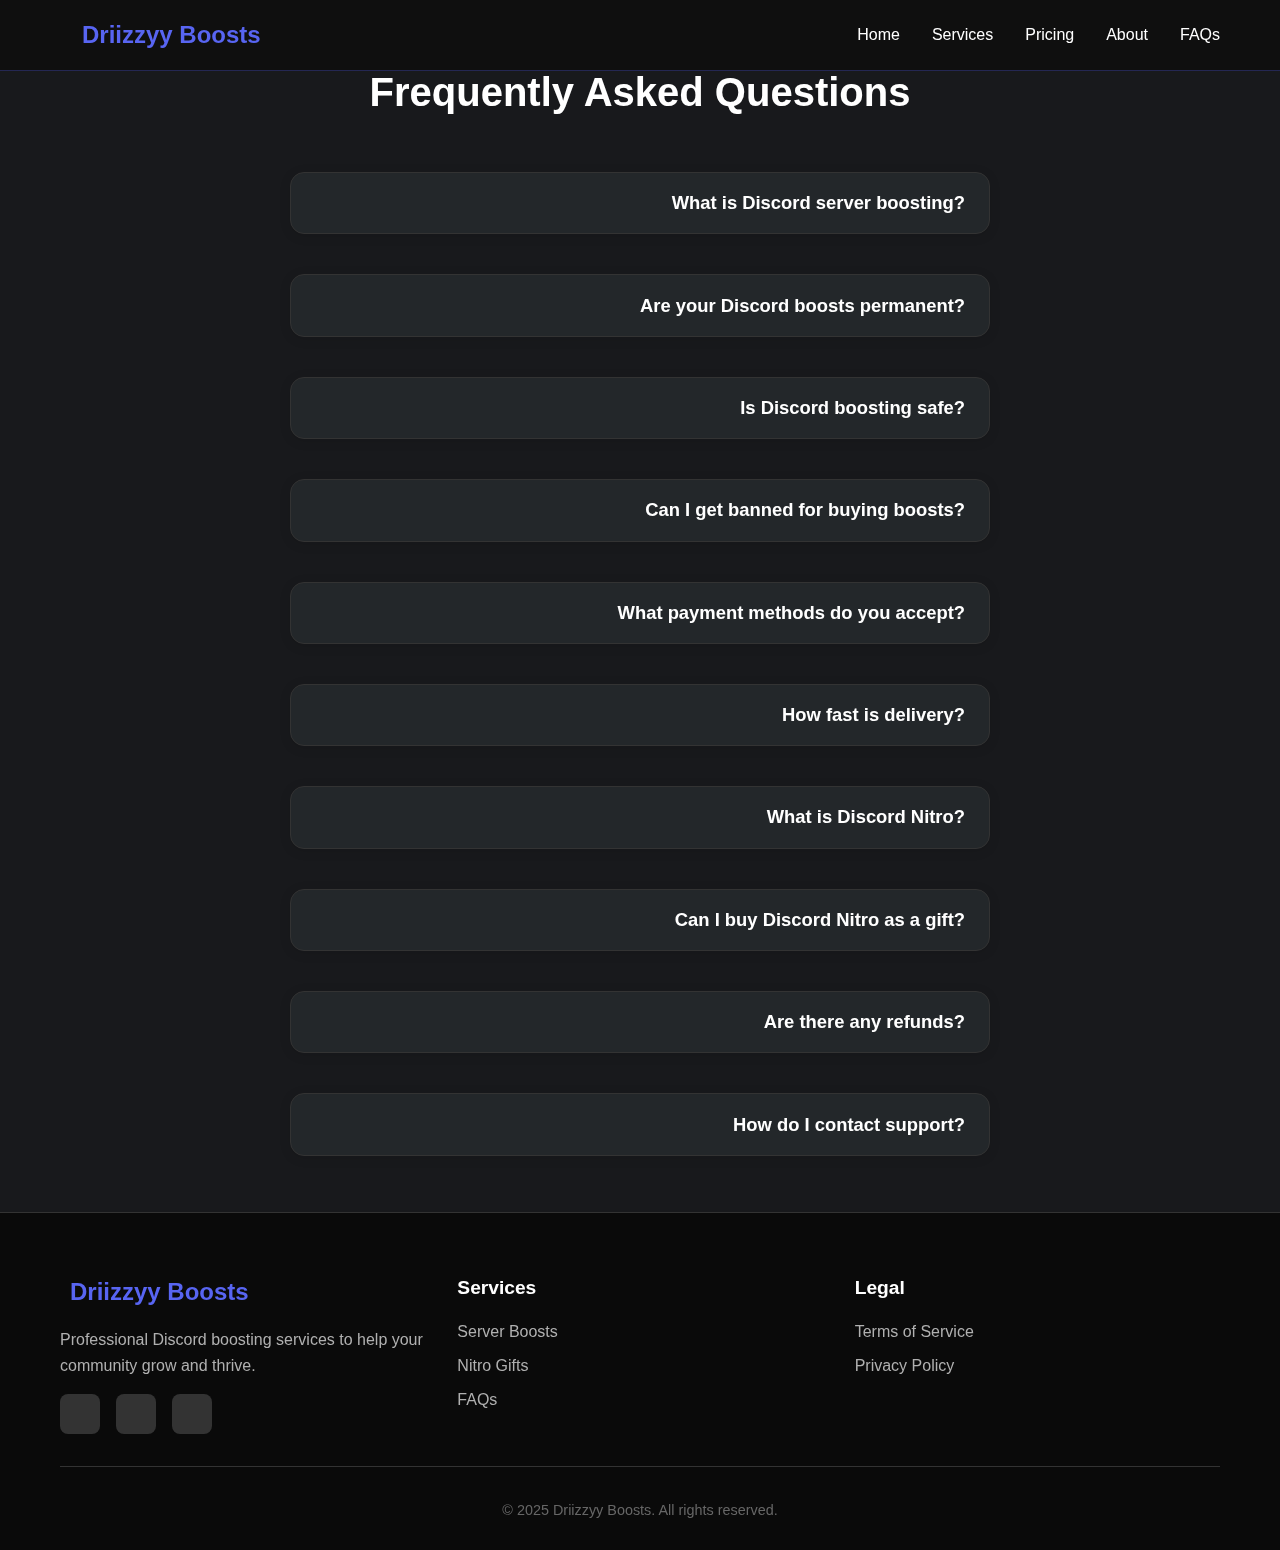
<file: pages/faqs.html>
<!DOCTYPE html>
<html lang="en">
<head>
    <meta charset="UTF-8">
    <meta name="viewport" content="width=device-width, initial-scale=1.0">
    <title>FAQs | Driizzyy Boosts</title>
    <link rel="stylesheet" href="../assets/css/styles.css">
    <link rel="icon" href="../assets/images/favicon.ico">
    <script src="https://kit.fontawesome.com/2c36e9b7b1.js" crossorigin="anonymous"></script>
</head>
<body>
    <nav class="navbar">
        <div class="nav-container">
            <div class="nav-logo">
                <i class="fab fa-discord"></i>
                <span>Driizzyy Boosts</span>
            </div>
            <ul class="nav-menu">
                <li><a href="../index.html#home" class="nav-link">Home</a></li>
                <li><a href="../index.html#services" class="nav-link">Services</a></li>
                <li><a href="../index.html#pricing" class="nav-link">Pricing</a></li>
                <li><a href="../index.html#about" class="nav-link">About</a></li>
                <li><a href="faqs.html" class="nav-link active">FAQs</a></li>
            </ul>
            <div class="hamburger">
                <span class="bar"></span>
                <span class="bar"></span>
                <span class="bar"></span>
            </div>
        </div>
    </nav>
    <main>
        <section class="section faqs-section">
            <div class="container">
                <h1 class="section-title">Frequently Asked Questions</h1>
                <div class="faqs-list">
                    <div class="faq-item">
                        <button class="faq-question"><i class="fas fa-question-circle"></i> What is Discord server boosting?</button>
                        <div class="faq-answer">Server boosting is a feature that allows users to enhance a Discord server with perks like better audio, more emoji slots, and higher upload limits by purchasing and applying boosts.</div>
                    </div>
                    <div class="faq-item">
                        <button class="faq-question"><i class="fas fa-question-circle"></i> Are your Discord boosts permanent?</button>
                        <div class="faq-answer">No, boosts are valid for the duration specified (e.g., 1 month or 3 months). After that, the perks will expire unless renewed.</div>
                    </div>
                    <div class="faq-item">
                        <button class="faq-question"><i class="fas fa-question-circle"></i> Is Discord boosting safe?</button>
                        <div class="faq-answer">Yes! We use only legitimate Discord accounts and follow all Discord guidelines to ensure your server is safe and secure.</div>
                    </div>
                    <div class="faq-item">
                        <button class="faq-question"><i class="fas fa-question-circle"></i> Can I get banned for buying boosts?</button>
                        <div class="faq-answer">No, our boosting methods are 100% safe and have never resulted in a server ban. We do not use bots or exploit Discord's systems.</div>
                    </div>
                    <div class="faq-item">
                        <button class="faq-question"><i class="fas fa-question-circle"></i> What payment methods do you accept?</button>
                        <div class="faq-answer">We accept PayPal, credit/debit cards, and various cryptocurrencies. Contact us if you need a custom payment method.</div>
                    </div>
                    <div class="faq-item">
                        <button class="faq-question"><i class="fas fa-question-circle"></i> How fast is delivery?</button>
                        <div class="faq-answer">Most orders are delivered instantly or within a few minutes after payment. Large orders may take a bit longer.</div>
                    </div>
                    <div class="faq-item">
                        <button class="faq-question"><i class="fas fa-question-circle"></i> What is Discord Nitro?</button>
                        <div class="faq-answer">Discord Nitro is a subscription that gives users extra perks like animated emojis, higher upload limits, and the ability to boost servers.</div>
                    </div>
                    <div class="faq-item">
                        <button class="faq-question"><i class="fas fa-question-circle"></i> Can I buy Discord Nitro as a gift?</button>
                        <div class="faq-answer">Yes! We offer Discord Nitro gift codes for both 1 month and 1 year durations. You can redeem them or give them to friends.</div>
                    </div>
                    <div class="faq-item">
                        <button class="faq-question"><i class="fas fa-question-circle"></i> Are there any refunds?</button>
                        <div class="faq-answer">All sales are final. We do not offer refunds once the boosts or Nitro have been delivered.</div>
                    </div>
                    <div class="faq-item">
                        <button class="faq-question"><i class="fas fa-question-circle"></i> How do I contact support?</button>
                        <div class="faq-answer">After placing an order, you will be redirected to our Discord support server where our team can assist you 24/7.</div>
                    </div>
                </div>
            </div>
        </section>
    </main>
    <footer class="footer">
        <div class="container">
            <div class="footer-content">
                <div class="footer-section">
                    <div class="footer-logo">
                        <i class="fab fa-discord"></i>
                        <span>Driizzyy Boosts</span>
                    </div>
                    <p>Professional Discord boosting services to help your community grow and thrive.</p>
                    <div class="social-links">
                        <a href="#"><i class="fab fa-discord"></i></a>
                        <a href="#"><i class="fab fa-twitter"></i></a>
                        <a href="#"><i class="fab fa-instagram"></i></a>
                    </div>
                </div>
                <div class="footer-section">
                    <h4>Services</h4>
                    <ul>
                        <li><a href="../index.html#pricing">Server Boosts</a></li>
                        <li><a href="../index.html#pricing">Nitro Gifts</a></li>
                        <li><a href="faqs.html">FAQs</a></li>
                    </ul>
                </div>
                <div class="footer-section">
                    <h4>Legal</h4>
                    <ul>
                        <li><a href="terms.html">Terms of Service</a></li>
                        <li><a href="privacy.html">Privacy Policy</a></li>
                    </ul>
                </div>
            </div>
            <div class="footer-bottom">
                <p>&copy; 2025 Driizzyy Boosts. All rights reserved.</p>
            </div>
        </div>
    </footer>
    <style>
    .faqs-section {
        padding: 60px 0 40px 0;
        background: var(--bg-main, #18191c);
    }
    .faqs-list {
        max-width: 700px;
        margin: 0 auto;
        display: flex;
        flex-direction: column;
        gap: 1.5rem;
    }
    .faq-item {
        background: var(--bg-card, #23272a);
        border-radius: 14px;
        box-shadow: 0 2px 12px 0 rgba(0,0,0,0.10);
        overflow: hidden;
        transition: box-shadow 0.2s;
    }
    .faq-item:hover {
        box-shadow: 0 4px 24px 0 rgba(88,101,242,0.10);
    }
    .faq-question {
        width: 100%;
        background: none;
        border: none;
        color: var(--text-primary, #fff);
        font-size: 1.15rem;
        font-weight: 600;
        text-align: left;
        padding: 1.2rem 1.5rem;
        cursor: pointer;
        outline: none;
        display: flex;
        align-items: center;
        gap: 0.7rem;
        transition: background 0.2s;
    }
    .faq-question.active, .faq-question:focus {
        background: rgba(88,101,242,0.08);
        color: #7289da;
    }
    .faq-answer {
        max-height: 0;
        overflow: hidden;
        background: none;
        color: var(--text-secondary, #b9bbbe);
        font-size: 1.05rem;
        padding: 0 1.5rem;
        transition: max-height 0.35s cubic-bezier(0.4,0,0.2,1), padding 0.2s;
    }
    .faq-question.active + .faq-answer {
        padding: 0 1.5rem 1.2rem 1.5rem;
        max-height: 300px;
    }
    @media (max-width: 600px) {
        .faqs-list { max-width: 100%; }
        .faq-question, .faq-answer { font-size: 1rem; padding-left: 1rem; padding-right: 1rem; }
    }
    </style>
    <script>
    document.addEventListener('DOMContentLoaded', function() {
        document.querySelectorAll('.faq-question').forEach(q => {
            q.addEventListener('click', function() {
                this.classList.toggle('active');
                const answer = this.nextElementSibling;
                if (this.classList.contains('active')) {
                    answer.style.maxHeight = answer.scrollHeight + 'px';
                    answer.style.paddingBottom = '1.2rem';
                } else {
                    answer.style.maxHeight = null;
                    answer.style.paddingBottom = null;
                }
            });
        });
    });
    </script>
</body>
</html>
</file>
<file: assets/css/enhanced-styles.css>
/* Enhanced Features Styles for Driizzyy Boosts */

/* ===== BRAND SHOWCASE ===== */
.brand-showcase {
    position: relative;
    display: flex;
    flex-direction: column;
    align-items: center;
    justify-content: center;
    height: 600px;
    animation: fadeInRight 0.8s ease 0.4s both;
    padding: 3rem 2rem;
}

.brand-logo-container {
    position: relative;
    margin-bottom: 4rem;
    z-index: 2;
}

.hero-logo {
    width: 200px;
    height: 200px;
    object-fit: contain;
    border-radius: 20px;
    box-shadow: 0 20px 60px rgba(88, 101, 242, 0.3);
    animation: float 3s ease-in-out infinite;
    transition: transform 0.3s ease;
}

.hero-logo:hover {
    transform: scale(1.05);
}

.logo-glow {
    position: absolute;
    top: -15px;
    left: -15px;
    right: -15px;
    bottom: -15px;
    background: linear-gradient(135deg, #8b5cf6, #a855f7);
    border-radius: 30px;
    opacity: 0.15;
    filter: blur(25px);
    z-index: -1;
    animation: pulse 3s ease-in-out infinite;
}

.brand-stats {
    position: absolute;
    top: 0;
    left: 0;
    right: 0;
    bottom: 0;
    z-index: 1;
    pointer-events: none;
    padding: 2rem;
}

.floating-stat {
    display: flex;
    align-items: center;
    gap: 10px;
    background: rgba(255, 255, 255, 0.1);
    backdrop-filter: blur(10px);
    padding: 12px 20px;
    border-radius: 15px;
    color: white;
    font-weight: 600;
    border: 1px solid rgba(139, 92, 246, 0.3);
    animation: fadeInScale 0.6s ease both;
    transition: transform 0.3s ease, background 0.3s ease;
    pointer-events: auto;
    width: fit-content;
}

.floating-stat:hover {
    transform: translateY(-5px);
    background: rgba(88, 101, 242, 0.2);
}

.floating-stat:nth-child(1) {
    align-self: flex-start;
    animation-delay: 1.2s;
    position: absolute;
    top: 10%;
    left: 5%;
}

.floating-stat:nth-child(2) {
    align-self: flex-end;
    animation-delay: 1.4s;
    position: absolute;
    top: 20%;
    right: 5%;
}

.floating-stat:nth-child(3) {
    align-self: center;
    animation-delay: 1.6s;
    position: absolute;
    bottom: 10%;
    left: 50%;
    transform: translateX(-50%);
}

.floating-stat i {
    color: #5865f2;
    font-size: 1.2rem;
}

/* ===== ENHANCED ANIMATIONS ===== */
@keyframes float {
    0%, 100% { transform: translateY(0px); }
    50% { transform: translateY(-20px); }
}

@keyframes pulse {
    0%, 100% { opacity: 0.3; }
    50% { opacity: 0.6; }
}

@keyframes fadeInScale {
    from {
        opacity: 0;
        transform: scale(0.8);
    }
    to {
        opacity: 1;
        transform: scale(1);
    }
}

@keyframes fadeInRight {
    from {
        opacity: 0;
        transform: translateX(50px);
    }
    to {
        opacity: 1;
        transform: translateX(0);
    }
}

/* ===== ANNOUNCEMENT BANNER ===== */
.announcement-banner {
    position: fixed;
    top: 80px;
    left: 0;
    right: 0;
    z-index: 1001;
    background: linear-gradient(135deg, #8b5cf6 0%, #a855f7 50%, #c084fc 100%);
    color: white;
    box-shadow: 0 4px 20px rgba(139, 92, 246, 0.4);
    border-bottom: 2px solid rgba(255, 255, 255, 0.2);
    backdrop-filter: blur(10px);
    overflow: hidden;
}

.announcement-content {
    display: flex;
    align-items: center;
    justify-content: space-between;
    padding: 16px 2rem;
    max-width: 1200px;
    margin: 0 auto;
    position: relative;
}

.announcement-left {
    display: flex;
    align-items: center;
    gap: 1rem;
    flex: 1;
}

.announcement-icon {
    width: 40px;
    height: 40px;
    background: rgba(255, 255, 255, 0.2);
    border-radius: 50%;
    display: flex;
    align-items: center;
    justify-content: center;
    font-size: 1.2rem;
    animation: pulse 2s infinite;
}

.announcement-text {
    flex: 1;
}

.announcement-title {
    font-weight: 700;
    font-size: 1.1rem;
    margin: 0;
    text-shadow: 0 2px 4px rgba(0, 0, 0, 0.3);
}

.announcement-subtitle {
    font-size: 0.9rem;
    opacity: 0.9;
    margin: 2px 0 0 0;
}

.announcement-right {
    display: flex;
    align-items: center;
    gap: 1rem;
}

.announcement-cta {
    background: rgba(255, 255, 255, 0.2);
    border: 1px solid rgba(255, 255, 255, 0.3);
    color: white;
    padding: 8px 16px;
    border-radius: 20px;
    text-decoration: none;
    font-weight: 600;
    font-size: 0.9rem;
    transition: all 0.3s ease;
    backdrop-filter: blur(5px);
}

.announcement-cta:hover {
    background: rgba(255, 255, 255, 0.3);
    transform: translateY(-2px);
    box-shadow: 0 5px 15px rgba(0, 0, 0, 0.2);
}

.announcement-close {
    background: none;
    border: none;
    color: white;
    font-size: 1.5rem;
    cursor: pointer;
    padding: 5px;
    border-radius: 50%;
    transition: all 0.3s ease;
    opacity: 0.7;
}

.announcement-close:hover {
    background: rgba(255, 255, 255, 0.2);
    opacity: 1;
    transform: rotate(90deg);
}

.announcement-decorative {
    position: absolute;
    top: 0;
    left: 0;
    right: 0;
    bottom: 0;
    opacity: 0.1;
    background: url('data:image/svg+xml,<svg xmlns="http://www.w3.org/2000/svg" viewBox="0 0 100 20" fill="white"><circle cx="20" cy="10" r="1"/><circle cx="40" cy="5" r="1"/><circle cx="60" cy="15" r="1"/><circle cx="80" cy="8" r="1"/></svg>') repeat;
    animation: float 10s linear infinite;
}

@keyframes pulse {
    0%, 100% { 
        transform: scale(1);
        opacity: 1;
    }
    50% { 
        transform: scale(1.05);
        opacity: 0.8;
    }
}

@keyframes float {
    0% { transform: translateX(0); }
    100% { transform: translateX(-100px); }
}

/* Responsive Design for Announcement Banner */
@media (max-width: 768px) {
    .announcement-content {
        flex-direction: column;
        gap: 1rem;
        padding: 12px 1rem;
        text-align: center;
    }
    
    .announcement-left {
        justify-content: center;
    }
    
    .announcement-title {
        font-size: 1rem;
    }
    
    .announcement-subtitle {
        font-size: 0.8rem;
    }
    
    .announcement-right {
        justify-content: center;
    }
    
    .announcement-cta {
        padding: 10px 20px;
        font-size: 0.9rem;
    }
}

.announcement-banner.announcement-info {
    background: linear-gradient(135deg, #667eea 0%, #764ba2 100%);
}

.announcement-banner.announcement-warning {
    background: linear-gradient(135deg, #f093fb 0%, #f5576c 100%);
}

.announcement-banner.announcement-success {
    background: linear-gradient(135deg, #43e97b 0%, #38f9d7 100%);
}

.announcement-banner.announcement-error {
    background: linear-gradient(135deg, #ff4757 0%, #ff3742 100%);
}

.announcement-content {
    display: flex;
    align-items: center;
    justify-content: space-between;
    gap: 20px;
}

.announcement-message {
    flex: 1;
    font-weight: 600;
    font-size: 16px;
    text-align: center;
}

.announcement-meta {
    font-size: 12px;
    opacity: 0.8;
    font-weight: 400;
}

.announcement-close {
    background: rgba(255, 255, 255, 0.2);
    border: none;
    color: white;
    width: 30px;
    height: 30px;
    border-radius: 50%;
    cursor: pointer;
    display: flex;
    align-items: center;
    justify-content: center;
    transition: background 0.3s ease;
}

.announcement-close:hover {
    background: rgba(255, 255, 255, 0.3);
}

@media (max-width: 768px) {
    .announcement-banner {
        margin-top: 70px; /* Adjust for mobile navbar height */
    }
    
    .announcement-content {
        flex-direction: column;
        gap: 10px;
        text-align: center;
    }
    
    .announcement-message {
        font-size: 14px;
    }
    
    .announcement-meta {
        order: -1;
    }
}

/* ===== LIVE CHAT WIDGET ===== */
.live-chat-widget {
    position: fixed;
    bottom: 20px;
    right: 20px;
    z-index: 10000;
}

.chat-toggle {
    width: 60px;
    height: 60px;
    background: linear-gradient(135deg, #5865f2, #7289da);
    border-radius: 50%;
    display: flex;
    align-items: center;
    justify-content: center;
    color: white;
    font-size: 24px;
    cursor: pointer;
    box-shadow: 0 4px 20px rgba(88, 101, 242, 0.3);
    transition: transform 0.3s ease, box-shadow 0.3s ease;
    position: relative;
    animation: pulse 2s infinite;
}

.chat-toggle:hover {
    transform: scale(1.1);
    box-shadow: 0 6px 25px rgba(88, 101, 242, 0.5);
}

.chat-notification {
    position: absolute;
    top: -5px;
    right: -5px;
    background: #ff4757;
    color: white;
    border-radius: 50%;
    width: 20px;
    height: 20px;
    font-size: 12px;
    display: flex;
    align-items: center;
    justify-content: center;
    font-weight: bold;
}

.chat-panel {
    position: absolute;
    bottom: 70px;
    right: 0;
    width: 350px;
    height: 450px;
    background: #2c2f33;
    border-radius: 15px;
    box-shadow: 0 10px 40px rgba(0, 0, 0, 0.3);
    display: flex;
    flex-direction: column;
    overflow: hidden;
}

.chat-header {
    background: linear-gradient(135deg, #5865f2, #7289da);
    color: white;
    padding: 15px;
    display: flex;
    justify-content: space-between;
    align-items: center;
}

.chat-header h4 {
    margin: 0;
    font-size: 16px;
}

.chat-close {
    cursor: pointer;
    font-size: 20px;
    font-weight: bold;
}

.chat-content {
    display: flex;
    flex-direction: column;
    height: 100%;
}

.chat-messages {
    flex: 1;
    padding: 15px;
    overflow-y: auto;
    max-height: 280px;
}

.message {
    margin-bottom: 15px;
    padding: 10px;
    border-radius: 10px;
    animation: slideIn 0.3s ease;
}

.bot-message {
    background: #36393f;
    border-left: 3px solid #5865f2;
}

.user-message {
    background: #5865f2;
    color: white;
    margin-left: 20px;
}

.message strong {
    display: block;
    margin-bottom: 5px;
    font-size: 12px;
    opacity: 0.8;
}

.message p {
    margin: 0;
    line-height: 1.4;
}

.message small {
    display: block;
    margin-top: 5px;
    font-size: 10px;
    opacity: 0.6;
}

.chat-quick-actions {
    padding: 10px 15px;
    display: flex;
    gap: 5px;
    flex-wrap: wrap;
}

.quick-btn {
    background: #36393f;
    color: #b9bbbe;
    border: none;
    padding: 5px 8px;
    border-radius: 5px;
    font-size: 11px;
    cursor: pointer;
    transition: background 0.2s;
}

.quick-btn:hover {
    background: #5865f2;
    color: white;
}

.chat-input-area {
    padding: 15px;
    display: flex;
    gap: 10px;
}

.chat-input-area input {
    flex: 1;
    background: #36393f;
    border: 1px solid #5865f2;
    color: white;
    padding: 8px 12px;
    border-radius: 5px;
    font-size: 14px;
}

.chat-input-area button {
    background: #5865f2;
    color: white;
    border: none;
    padding: 8px 15px;
    border-radius: 5px;
    cursor: pointer;
    font-weight: 500;
}

/* ===== PRICE CALCULATOR ===== */
.price-calculator-section {
    padding: 80px 0;
    background: linear-gradient(135deg, #1a1a1a, #2c2f33);
}

.calculator-wrapper {
    display: grid;
    grid-template-columns: 1fr 1fr;
    gap: 40px;
    align-items: center;
    margin-top: 40px;
}

.calculator-form {
    background: #36393f;
    padding: 30px;
    border-radius: 15px;
    border: 1px solid #5865f2;
}

.form-group {
    margin-bottom: 20px;
}

.form-group label {
    display: block;
    color: #b9bbbe;
    margin-bottom: 8px;
    font-weight: 500;
}

.form-group select,
.form-group input {
    width: 100%;
    background: #2c2f33;
    border: 1px solid #5865f2;
    color: white;
    padding: 12px;
    border-radius: 8px;
    font-size: 16px;
}

.calculator-result {
    background: linear-gradient(135deg, #5865f2, #7289da);
    padding: 30px;
    border-radius: 15px;
    color: white;
    text-align: center;
}

.price-display {
    margin-bottom: 25px;
}

.price-label {
    display: block;
    font-size: 18px;
    margin-bottom: 10px;
    opacity: 0.9;
}

.price-amount {
    font-size: 48px;
    font-weight: bold;
    display: block;
    text-shadow: 0 2px 4px rgba(0, 0, 0, 0.3);
}

.price-breakdown {
    background: rgba(255, 255, 255, 0.1);
    padding: 20px;
    border-radius: 10px;
    margin-bottom: 25px;
    text-align: left;
}

.breakdown-item {
    display: flex;
    justify-content: space-between;
    margin-bottom: 8px;
    font-size: 14px;
}

.calculator-order {
    background: white;
    color: #5865f2;
    border: none;
    padding: 12px 25px;
    border-radius: 8px;
    font-weight: bold;
    cursor: pointer;
    font-size: 16px;
    transition: transform 0.2s;
}

.calculator-order:hover {
    transform: translateY(-2px);
}

/* ===== TESTIMONIALS ===== */
.testimonials-section {
    padding: 80px 0;
    background: #0f0f0f;
}

.testimonials-carousel {
    max-width: 800px;
    margin: 40px auto 0;
    position: relative;
}

.testimonial {
    background: #36393f;
    padding: 40px;
    border-radius: 15px;
    border-left: 4px solid #5865f2;
    display: none;
    animation: fadeIn 0.5s ease;
}

.testimonial.active {
    display: block;
}

.testimonial-content p {
    font-size: 18px;
    line-height: 1.6;
    color: #b9bbbe;
    margin-bottom: 30px;
    font-style: italic;
}

.testimonial-author {
    display: flex;
    align-items: center;
    margin-bottom: 20px;
}

.author-avatar {
    width: 50px;
    height: 50px;
    background: linear-gradient(135deg, #5865f2, #7289da);
    border-radius: 50%;
    display: flex;
    align-items: center;
    justify-content: center;
    font-size: 24px;
    margin-right: 15px;
}

.author-info strong {
    display: block;
    color: white;
    font-size: 16px;
}

.author-info span {
    color: #b9bbbe;
    font-size: 14px;
}

.testimonial-rating {
    font-size: 20px;
}

.testimonial-dots {
    display: flex;
    justify-content: center;
    gap: 10px;
    margin-top: 30px;
}

.dot {
    width: 12px;
    height: 12px;
    border-radius: 50%;
    background: #36393f;
    cursor: pointer;
    transition: background 0.3s;
}

.dot.active {
    background: #5865f2;
}

/* ===== FAQ SECTION ===== */
.faq-section {
    padding: 80px 0;
    background: linear-gradient(135deg, #1a1a1a, #2c2f33);
}

.faq-container {
    max-width: 800px;
    margin: 40px auto 0;
}

.faq-item {
    background: #36393f;
    margin-bottom: 15px;
    border-radius: 10px;
    overflow: hidden;
    border: 1px solid #2c2f33;
    transition: border-color 0.3s;
}

.faq-item.active {
    border-color: #5865f2;
}

.faq-question {
    padding: 20px;
    cursor: pointer;
    display: flex;
    justify-content: space-between;
    align-items: center;
    background: #36393f;
    transition: background 0.3s;
}

.faq-question:hover {
    background: #40444b;
}

.faq-question h3 {
    margin: 0;
    color: white;
    font-size: 16px;
    font-weight: 500;
}

.faq-toggle {
    font-size: 24px;
    color: #5865f2;
    font-weight: bold;
    transition: transform 0.3s;
}

.faq-item.active .faq-toggle {
    transform: rotate(45deg);
}

.faq-answer {
    max-height: 0;
    overflow: hidden;
    transition: max-height 0.3s ease;
}

.faq-answer p {
    padding: 0 20px 20px;
    margin: 0;
    color: #b9bbbe;
    line-height: 1.6;
}

/* ===== DISCORD STATUS WIDGET ===== */
.discord-status-widget {
    display: flex;
    align-items: center;
    gap: 10px;
    background: rgba(88, 101, 242, 0.1);
    padding: 10px 15px;
    border-radius: 25px;
    border: 1px solid #5865f2;
}

.status-indicator {
    display: flex;
    align-items: center;
    gap: 8px;
    font-size: 14px;
    color: #b9bbbe;
}

.status-dot {
    width: 10px;
    height: 10px;
    border-radius: 50%;
    animation: pulse 2s infinite;
}

.status-dot.online {
    background: #57f287;
}

.status-dot.offline {
    background: #ed4245;
}

.status-dot.maintenance {
    background: #fee75c;
}

/* ===== COUPON SYSTEM ===== */
.coupon-row {
    margin: 15px 0;
}

.coupon-input-group {
    display: flex;
    gap: 10px;
}

.coupon-input-group input {
    flex: 1;
    background: #36393f;
    border: 1px solid #5865f2;
    color: white;
    padding: 10px;
    border-radius: 5px;
}

.coupon-input-group button {
    background: #5865f2;
    color: white;
    border: none;
    padding: 10px 15px;
    border-radius: 5px;
    cursor: pointer;
    font-weight: 500;
    white-space: nowrap;
}

#coupon-status {
    margin-top: 10px;
    font-size: 14px;
    min-height: 20px;
}

/* ===== ANIMATIONS ===== */
@keyframes pulse {
    0% { opacity: 1; }
    50% { opacity: 0.7; }
    100% { opacity: 1; }
}

@keyframes slideIn {
    from {
        opacity: 0;
        transform: translateY(20px);
    }
    to {
        opacity: 1;
        transform: translateY(0);
    }
}

@keyframes fadeIn {
    from { opacity: 0; }
    to { opacity: 1; }
}

/* ===== RESPONSIVE DESIGN ===== */
@media (max-width: 768px) {
    .chat-panel {
        width: 300px;
        height: 400px;
    }
    
    .calculator-wrapper {
        grid-template-columns: 1fr;
        gap: 30px;
    }
    
    .price-amount {
        font-size: 36px;
    }
    
    .testimonial-content p {
        font-size: 16px;
    }
    
    .live-chat-widget {
        bottom: 15px;
        right: 15px;
    }
    
    .chat-toggle {
        width: 50px;
        height: 50px;
        font-size: 20px;
    }
}

/* Animation and Performance Enhancements */
.animate-in {
    animation: fadeInUp 0.6s ease-out forwards;
}

@keyframes fadeInUp {
    from {
        opacity: 0;
        transform: translateY(30px);
    }
    to {
        opacity: 1;
        transform: translateY(0);
    }
}

/* Header scroll effects */
header.scrolled {
    background: rgba(23, 25, 35, 0.95);
    backdrop-filter: blur(20px);
    border-bottom: 1px solid rgba(88, 101, 242, 0.3);
}

header.scrolled nav {
    padding: 0.75rem 0;
}

/* Smooth transitions for all interactive elements */
* {
    transition: transform 0.2s ease, opacity 0.2s ease, background-color 0.2s ease;
}

/* Lazy loading styles */
img.lazy {
    opacity: 0;
    transition: opacity 0.3s;
}

img.lazy.loaded {
    opacity: 1;
}

/* Enhanced hover effects */
.tab-btn {
    position: relative;
    overflow: hidden;
}

.tab-btn::before {
    content: '';
    position: absolute;
    top: 0;
    left: -100%;
    width: 100%;
    height: 100%;
    background: linear-gradient(90deg, transparent, rgba(255,255,255,0.1), transparent);
    transition: left 0.5s ease;
}

.tab-btn:hover::before {
    left: 100%;
}

/* Product card enhancements */
.product-card {
    transform: translateY(0);
    transition: all 0.3s cubic-bezier(0.4, 0, 0.2, 1);
}

.product-card:hover {
    transform: translateY(-8px);
    box-shadow: 0 20px 40px rgba(88, 101, 242, 0.3);
}

/* Announcement banner animations */
.announcement-banner {
    animation: slideDown 0.5s ease-out;
}

@keyframes slideDown {
    from {
        transform: translateY(-100%);
        opacity: 0;
    }
    to {
        transform: translateY(0);
        opacity: 1;
    }
}

/* Brand showcase parallax container */
.brand-showcase {
    will-change: transform;
    backface-visibility: hidden;
}

/* Performance optimizations */
.gpu-accelerated {
    transform: translateZ(0);
    will-change: transform;
}

/* Mobile performance optimizations */
@media (max-width: 768px) {
    .brand-showcase {
        transform: none !important;
        height: 500px;
        padding: 2rem 1rem;
    }
    
    .brand-logo-container {
        margin-bottom: 2rem;
    }
    
    .floating-stat {
        position: static !important;
        transform: none !important;
        margin: 0.5rem 0;
        align-self: center;
    }
    
    .brand-stats {
        position: static;
        display: flex;
        flex-direction: column;
        align-items: center;
        gap: 0.5rem;
        padding: 1rem;
    }
    
    .parallax-disabled {
        transform: none !important;
    }
}

/* Tab System Styles */
.product-tabs {
    margin-top: 40px;
}

.tab-buttons {
    display: flex;
    flex-wrap: wrap;
    justify-content: center;
    gap: 15px;
    margin-bottom: 40px;
    padding: 0 20px;
}

.tab-btn {
    background: rgba(88, 101, 242, 0.1);
    border: 2px solid rgba(88, 101, 242, 0.2);
    color: #5865f2;
    padding: 15px 25px;
    border-radius: 12px;
    cursor: pointer;
    transition: all 0.3s ease;
    display: flex;
    align-items: center;
    gap: 10px;
    font-weight: 600;
    font-size: 14px;
    text-transform: uppercase;
    letter-spacing: 1px;
}

.tab-btn:hover {
    background: rgba(88, 101, 242, 0.2);
    border-color: rgba(88, 101, 242, 0.4);
    transform: translateY(-2px);
}

.tab-btn.active {
    background: linear-gradient(135deg, #5865f2, #7289da);
    border-color: #5865f2;
    color: white;
    box-shadow: 0 8px 25px rgba(88, 101, 242, 0.3);
}

.tab-btn i {
    font-size: 16px;
}

.tab-content {
    display: none;
    animation: fadeIn 0.5s ease;
}

.tab-content.active {
    display: block;
}

@keyframes fadeIn {
    from {
        opacity: 0;
        transform: translateY(20px);
    }
    to {
        opacity: 1;
        transform: translateY(0);
    }
}

/* Enhanced Pricing Cards for Tabs */
.pricing-grid {
    display: grid;
    grid-template-columns: repeat(auto-fit, minmax(320px, 1fr));
    gap: 30px;
    margin-top: 30px;
}

.pricing-card.token-card {
    background: linear-gradient(135deg, #667eea 0%, #764ba2 100%);
    color: white;
}

.pricing-card.member-card {
    background: linear-gradient(135deg, #f093fb 0%, #f5576c 100%);
    color: white;
}

.pricing-card.bot-card {
    background: linear-gradient(135deg, #4facfe 0%, #00f2fe 100%);
    color: white;
}

.pricing-card.hosting-card {
    background: linear-gradient(135deg, #43e97b 0%, #38f9d7 100%);
    color: white;
}

/* Mobile Responsive Tabs */
@media (max-width: 768px) {
    .tab-buttons {
        gap: 10px;
        padding: 0 10px;
    }
    
    .tab-btn {
        padding: 12px 18px;
        font-size: 12px;
        gap: 8px;
    }
    
    .tab-btn i {
        font-size: 14px;
    }
    
    .pricing-grid {
        grid-template-columns: 1fr;
        gap: 20px;
    }
}

@media (max-width: 480px) {
    .tab-buttons {
        display: grid;
        grid-template-columns: repeat(2, 1fr);
        gap: 10px;
    }
    
    .tab-btn {
        justify-content: center;
        text-align: center;
    }
}
</file>
<file: assets/css/mobile-app.css>
/* Mobile App Section Styles */

.mobile-app-section {
    padding: 100px 0;
    background: linear-gradient(135deg, #0f0f0f, #1a1a1a);
    position: relative;
    overflow: hidden;
}

.mobile-app-section::before {
    content: '';
    position: absolute;
    top: 0;
    left: 0;
    right: 0;
    bottom: 0;
    background: url('data:image/svg+xml,<svg xmlns="http://www.w3.org/2000/svg" viewBox="0 0 100 100"><defs><pattern id="grid" width="10" height="10" patternUnits="userSpaceOnUse"><path d="M 10 0 L 0 0 0 10" fill="none" stroke="%235865f2" stroke-width="0.5" opacity="0.1"/></pattern></defs><rect width="100" height="100" fill="url(%23grid)"/></svg>');
    opacity: 0.3;
}

.app-content {
    display: grid;
    grid-template-columns: 1fr 1fr;
    gap: 60px;
    align-items: center;
    position: relative;
    z-index: 1;
}

.app-info {
    max-width: 500px;
}

.app-badge {
    display: inline-flex;
    align-items: center;
    gap: 8px;
    background: linear-gradient(135deg, #5865f2, #7289da);
    color: white;
    padding: 8px 16px;
    border-radius: 25px;
    font-size: 14px;
    font-weight: 500;
    margin-bottom: 20px;
    animation: glow 2s ease-in-out infinite alternate;
}

.app-info h2 {
    color: white;
    font-size: 48px;
    font-weight: 800;
    margin-bottom: 20px;
    line-height: 1.2;
}

.app-info p {
    color: #b9bbbe;
    font-size: 18px;
    line-height: 1.6;
    margin-bottom: 40px;
}

.app-features {
    margin-bottom: 40px;
}

.feature-item {
    display: flex;
    align-items: flex-start;
    gap: 15px;
    margin-bottom: 20px;
    padding: 15px;
    background: rgba(88, 101, 242, 0.05);
    border-radius: 10px;
    border: 1px solid rgba(88, 101, 242, 0.2);
    transition: all 0.3s ease;
}

.feature-item:hover {
    background: rgba(88, 101, 242, 0.1);
    transform: translateX(5px);
}

.feature-item i {
    color: #5865f2;
    font-size: 20px;
    margin-top: 2px;
}

.feature-item h4 {
    color: white;
    margin: 0 0 5px 0;
    font-size: 16px;
    font-weight: 600;
}

.feature-item p {
    color: #b9bbbe;
    margin: 0;
    font-size: 14px;
    line-height: 1.4;
}

.app-download-buttons {
    display: flex;
    gap: 15px;
    margin-bottom: 40px;
    flex-wrap: wrap;
}

.app-btn {
    display: flex;
    align-items: center;
    gap: 12px;
    background: #36393f;
    color: white;
    border: 2px solid #5865f2;
    padding: 12px 20px;
    border-radius: 12px;
    cursor: pointer;
    transition: all 0.3s ease;
    text-decoration: none;
    min-width: 180px;
}

.app-btn:disabled {
    opacity: 0.5;
    cursor: not-allowed;
    border-color: #72767d;
}

.app-btn:not(:disabled):hover {
    background: #5865f2;
    transform: translateY(-2px);
    box-shadow: 0 8px 25px rgba(88, 101, 242, 0.3);
}

.app-btn i {
    font-size: 24px;
}

.app-btn div {
    text-align: left;
}

.app-btn small {
    display: block;
    font-size: 12px;
    opacity: 0.8;
}

.app-btn strong {
    display: block;
    font-size: 16px;
    font-weight: 600;
}

.pwa-btn {
    background: linear-gradient(135deg, #5865f2, #7289da);
    border-color: transparent;
}

.notify-signup {
    background: #36393f;
    padding: 25px;
    border-radius: 15px;
    border: 1px solid #5865f2;
}

.notify-signup h4 {
    color: white;
    margin: 0 0 15px 0;
    font-size: 18px;
    text-align: center;
}

.notify-form {
    display: flex;
    gap: 10px;
}

.notify-form input {
    flex: 1;
    background: #2c2f33;
    border: 1px solid #5865f2;
    color: white;
    padding: 12px;
    border-radius: 8px;
    font-size: 14px;
}

.notify-form input:focus {
    outline: none;
    border-color: #7289da;
    box-shadow: 0 0 0 3px rgba(88, 101, 242, 0.2);
}

.app-preview {
    display: flex;
    justify-content: center;
    align-items: center;
}

.phone-mockup {
    position: relative;
    animation: float 6s ease-in-out infinite;
}

.phone-frame {
    width: 280px;
    height: 560px;
    background: linear-gradient(145deg, #2c2f33, #36393f);
    border-radius: 35px;
    padding: 20px;
    box-shadow: 
        0 20px 60px rgba(0, 0, 0, 0.4),
        inset 0 1px 0 rgba(255, 255, 255, 0.1);
    position: relative;
}

.phone-frame::before {
    content: '';
    position: absolute;
    top: 15px;
    left: 50%;
    transform: translateX(-50%);
    width: 60px;
    height: 4px;
    background: #72767d;
    border-radius: 2px;
}

.phone-screen {
    width: 100%;
    height: 100%;
    background: #0f0f0f;
    border-radius: 25px;
    overflow: hidden;
    position: relative;
}

.app-interface {
    width: 100%;
    height: 100%;
    display: flex;
    flex-direction: column;
}

.app-header {
    background: linear-gradient(135deg, #5865f2, #7289da);
    color: white;
    padding: 10px 20px;
}

.status-bar {
    display: flex;
    justify-content: space-between;
    align-items: center;
    font-size: 12px;
    font-weight: 600;
    margin-bottom: 10px;
}

.status-icons {
    display: flex;
    gap: 5px;
}

.app-nav {
    display: flex;
    justify-content: space-between;
    align-items: center;
}

.app-nav h3 {
    margin: 0;
    font-size: 18px;
    font-weight: 700;
}

.app-nav i {
    font-size: 24px;
}

.app-content-area {
    flex: 1;
    padding: 20px;
    background: #0f0f0f;
}

.quick-stats {
    display: grid;
    grid-template-columns: 1fr 1fr;
    gap: 15px;
    margin-bottom: 20px;
}

.stat-card {
    background: #36393f;
    padding: 15px;
    border-radius: 10px;
    text-align: center;
    border: 1px solid #5865f2;
}

.stat-card strong {
    display: block;
    color: #5865f2;
    font-size: 24px;
    font-weight: 700;
    margin-bottom: 5px;
}

.stat-card span {
    color: #b9bbbe;
    font-size: 12px;
}

.order-card {
    background: #36393f;
    padding: 20px;
    border-radius: 15px;
    border: 1px solid #5865f2;
}

.order-status {
    display: flex;
    align-items: center;
    gap: 8px;
    margin-bottom: 15px;
}

.order-status.processing {
    color: #fee75c;
}

.status-dot {
    width: 8px;
    height: 8px;
    border-radius: 50%;
    background: currentColor;
    animation: pulse 2s infinite;
}

.order-card h4 {
    color: white;
    margin: 0 0 5px 0;
    font-size: 16px;
}

.order-card p {
    color: #b9bbbe;
    margin: 0 0 15px 0;
    font-size: 14px;
}

.progress-bar {
    width: 100%;
    height: 6px;
    background: #2c2f33;
    border-radius: 3px;
    overflow: hidden;
}

.progress {
    height: 100%;
    background: linear-gradient(90deg, #5865f2, #7289da);
    transition: width 0.3s ease;
    animation: progress-glow 2s ease-in-out infinite alternate;
}

/* Animations */
@keyframes float {
    0%, 100% { transform: translateY(0px); }
    50% { transform: translateY(-10px); }
}

@keyframes glow {
    0% { box-shadow: 0 0 20px rgba(88, 101, 242, 0.3); }
    100% { box-shadow: 0 0 30px rgba(88, 101, 242, 0.6); }
}

@keyframes progress-glow {
    0% { box-shadow: 0 0 10px rgba(88, 101, 242, 0.5); }
    100% { box-shadow: 0 0 20px rgba(88, 101, 242, 0.8); }
}

/* Responsive Design */
@media (max-width: 1024px) {
    .app-content {
        gap: 40px;
    }
    
    .app-info h2 {
        font-size: 36px;
    }
    
    .phone-frame {
        width: 240px;
        height: 480px;
    }
}

@media (max-width: 768px) {
    .mobile-app-section {
        padding: 60px 0;
    }
    
    .app-content {
        grid-template-columns: 1fr;
        gap: 40px;
        text-align: center;
    }
    
    .app-info {
        max-width: none;
    }
    
    .app-info h2 {
        font-size: 32px;
    }
    
    .app-download-buttons {
        justify-content: center;
    }
    
    .app-btn {
        min-width: 160px;
    }
    
    .notify-form {
        flex-direction: column;
    }
    
    .phone-frame {
        width: 220px;
        height: 440px;
    }
    
    .feature-item {
        text-align: left;
    }
}

@media (max-width: 480px) {
    .app-download-buttons {
        flex-direction: column;
        align-items: center;
    }
    
    .app-btn {
        width: 100%;
        max-width: 280px;
    }
    
    .quick-stats {
        grid-template-columns: 1fr;
    }
}
</file>
<file: assets/css/styles.css>
/* Reset and Base Styles */
* {
    margin: 0;
    padding: 0;
    box-sizing: border-box;
}

html {
    scroll-behavior: smooth;
}

body {
    font-family: 'Inter', sans-serif;
    line-height: 1.6;
    color: #333;
    background-color: #0f0f0f;
    overflow-x: hidden;
    -webkit-font-smoothing: antialiased;
    -moz-osx-font-smoothing: grayscale;
    text-rendering: optimizeLegibility;
}

/* Performance Optimizations */
* {
    transform: translateZ(0);
    -webkit-transform: translateZ(0);
}

img {
    image-rendering: -webkit-optimize-contrast;
    image-rendering: crisp-edges;
}

.container {
    max-width: 1200px;
    margin: 0 auto;
    padding: 0 20px;
}

/* Navigation */
.navbar {
    position: fixed;
    top: 0;
    width: 100%;
    background: rgba(15, 15, 15, 0.95);
    backdrop-filter: blur(10px);
    -webkit-backdrop-filter: blur(10px);
    z-index: 1000;
    padding: 1rem 0;
    border-bottom: 1px solid rgba(88, 101, 242, 0.3);
    transition: all 0.3s ease;
}

.navbar.scrolled {
    background: rgba(15, 15, 15, 0.98);
    box-shadow: 0 2px 20px rgba(0, 0, 0, 0.3);
}

.nav-container {
    max-width: 1200px;
    margin: 0 auto;
    padding: 0 20px;
    display: flex;
    justify-content: space-between;
    align-items: center;
}

.nav-logo {
    display: flex;
    align-items: center;
    font-size: 1.5rem;
    font-weight: 700;
    color: #5865f2;
    gap: 12px;
}

.logo-img {
    width: 40px;
    height: 40px;
    object-fit: contain;
    border-radius: 8px;
}

.nav-logo i {
    margin-right: 10px;
    font-size: 2rem;
}

.nav-menu {
    display: flex;
    list-style: none;
    gap: 2rem;
}

.nav-link {
    color: #fff;
    text-decoration: none;
    font-weight: 500;
    transition: color 0.3s ease;
}

.nav-link:hover {
    color: #5865f2;
}

.hamburger {
    display: none;
    flex-direction: column;
    cursor: pointer;
}

.bar {
    width: 25px;
    height: 3px;
    background-color: #fff;
    margin: 3px 0;
    transition: 0.3s;
}

/* Hero Section */
.hero {
    background: linear-gradient(135deg, #0f0f0f 0%, #1a1a1a 100%);
    padding: 200px 0 80px;
    min-height: 100vh;
    display: flex;
    align-items: center;
    position: relative;
    overflow: hidden;
}

.hero::before {
    content: '';
    position: absolute;
    top: 0;
    left: 0;
    right: 0;
    bottom: 0;
    background: radial-gradient(ellipse at center, rgba(88, 101, 242, 0.1) 0%, transparent 70%);
}

.hero-container {
    max-width: 1200px;
    margin: 0 auto;
    padding: 0 20px;
    display: grid;
    grid-template-columns: 1fr 1fr;
    gap: 4rem;
    align-items: center;
    position: relative;
    z-index: 1;
}

.hero-content {
    animation: fadeInUp 1s ease-out;
}

.hero-badge {
    display: inline-flex;
    align-items: center;
    gap: 8px;
    background: rgba(88, 101, 242, 0.15);
    border: 1px solid rgba(88, 101, 242, 0.3);
    padding: 8px 16px;
    border-radius: 25px;
    margin-bottom: 1.5rem;
    font-size: 0.9rem;
    color: #5865f2;
    font-weight: 600;
}

.hero-badge i {
    font-size: 1rem;
    color: #ffd700;
}

.hero-title {
    font-size: 3.5rem;
    font-weight: 700;
    color: #fff;
    margin-bottom: 1.5rem;
    line-height: 1.2;
}

.hero-subtitle {
    font-size: 1.2rem;
    color: #b0b0b0;
    margin-bottom: 2rem;
    line-height: 1.6;
}

.hero-stats {
    display: flex;
    gap: 2rem;
    margin: 2rem 0;
}

.stat {
    text-align: center;
}

.stat-number {
    display: block;
    font-size: 2.5rem;
    font-weight: 700;
    color: #5865f2;
    line-height: 1;
}

.stat-label {
    font-size: 0.9rem;
    color: #888;
    margin-top: 0.5rem;
    display: block;
}

.hero-buttons {
    display: flex;
    gap: 1rem;
    margin-bottom: 2rem;
}

.hero-trust {
    margin-top: 2rem;
}

.trust-badges {
    display: flex;
    gap: 1rem;
    flex-wrap: wrap;
}

.trust-badge {
    display: flex;
    align-items: center;
    gap: 8px;
    padding: 8px 12px;
    background: rgba(40, 167, 69, 0.1);
    border: 1px solid rgba(40, 167, 69, 0.2);
    border-radius: 20px;
    color: #28a745;
    font-size: 0.85rem;
    font-weight: 500;
}

.trust-badge i {
    font-size: 0.9rem;
}

.btn {
    padding: 12px 30px;
    border: none;
    border-radius: 8px;
    font-weight: 600;
    text-decoration: none;
    display: inline-block;
    transition: all 0.3s ease;
    cursor: pointer;
    font-size: 1rem;
}

.btn-primary {
    background: linear-gradient(135deg, #5865f2 0%, #4752c4 100%);
    color: #fff;
    box-shadow: 0 4px 15px rgba(88, 101, 242, 0.3);
}

.btn-primary:hover {
    transform: translateY(-2px);
    box-shadow: 0 6px 20px rgba(88, 101, 242, 0.4);
}

.btn-secondary {
    background: transparent;
    color: #5865f2;
    border: 2px solid #5865f2;
}

.btn-secondary:hover {
    background: #5865f2;
    color: #fff;
    transform: translateY(-2px);
}

/* Discord Mockup */
.discord-mockup {
    background: #36393f;
    border-radius: 16px;
    overflow: hidden;
    box-shadow: 0 25px 50px rgba(0, 0, 0, 0.4);
    animation: fadeInRight 1s ease-out 0.3s both;
    border: 1px solid #424549;
    max-width: 450px;
    margin: 0 auto;
}

.mockup-header {
    background: #2c2f33;
    padding: 12px 20px;
    display: flex;
    align-items: center;
    justify-content: space-between;
    border-bottom: 1px solid #202225;
}

.mockup-controls {
    display: flex;
    gap: 8px;
}

.mockup-controls span {
    width: 12px;
    height: 12px;
    border-radius: 50%;
    background: #ff5f57;
}

.mockup-controls span:nth-child(2) {
    background: #ffbd2e;
}

.mockup-controls span:nth-child(3) {
    background: #28ca42;
}

.mockup-title {
    color: #fff;
    font-weight: 600;
    font-size: 0.9rem;
}

.mockup-title i {
    color: #5865f2;
    margin-right: 8px;
}

.mockup-content {
    padding: 30px 25px;
    text-align: center;
    background: linear-gradient(135deg, #36393f 0%, #2c2f33 100%);
}

.server-boost-visual {
    display: flex;
    flex-direction: column;
    align-items: center;
    gap: 20px;
    margin-bottom: 25px;
}

.boost-animation {
    position: relative;
    display: flex;
    align-items: center;
    justify-content: center;
    width: 80px;
    height: 80px;
    border-radius: 50%;
    background: linear-gradient(135deg, #5865f2 0%, #4752c4 100%);
    box-shadow: 0 0 30px rgba(88, 101, 242, 0.4);
}

.boost-animation i {
    font-size: 2.5rem;
    color: #fff;
    animation: pulse 2s infinite;
}

.boost-info {
    display: flex;
    flex-direction: column;
    gap: 8px;
}

.boost-level {
    color: #fff;
    font-size: 1.3rem;
    font-weight: 700;
}

.boost-status {
    color: #28a745;
    font-size: 1rem;
    font-weight: 600;
}

.boost-features {
    display: flex;
    flex-direction: column;
    gap: 12px;
    padding: 20px 0;
}

.boost-features .feature {
    display: flex;
    align-items: center;
    gap: 12px;
    padding: 8px 12px;
    background: rgba(88, 101, 242, 0.1);
    border-radius: 8px;
    border: 1px solid rgba(88, 101, 242, 0.2);
}

.boost-features .feature i {
    color: #5865f2;
    font-size: 1.1rem;
    width: 20px;
    text-align: center;
}

.boost-features .feature span {
    color: #dcddde;
    font-weight: 500;
    font-size: 0.95rem;
}

/* Features Section */
.features {
    background: #1a1a1a;
    padding: 80px 0;
}

.section-title {
    text-align: center;
    font-size: 2.5rem;
    font-weight: 700;
    color: #fff;
    margin-bottom: 3rem;
}

.features-grid {
    display: grid;
    grid-template-columns: repeat(auto-fit, minmax(350px, 1fr));
    gap: 2rem;
}

.feature-card {
    background: #2c2c2c;
    padding: 2rem;
    border-radius: 12px;
    text-align: center;
    transition: transform 0.3s ease, box-shadow 0.3s ease;
    border: 1px solid #333;
}

.feature-card:hover {
    transform: translateY(-5px);
    box-shadow: 0 10px 30px rgba(88, 101, 242, 0.2);
    border-color: #5865f2;
}

.feature-icon {
    background: linear-gradient(135deg, #5865f2 0%, #4752c4 100%);
    width: 60px;
    height: 60px;
    border-radius: 12px;
    display: flex;
    align-items: center;
    justify-content: center;
    margin: 0 auto 1rem;
}

.feature-icon i {
    font-size: 1.5rem;
    color: #fff;
}

.feature-card h3 {
    color: #fff;
    font-size: 1.3rem;
    margin-bottom: 1rem;
    font-weight: 600;
}

.feature-card p {
    color: #b0b0b0;
    line-height: 1.6;
}

/* Services Section */
.services {
    background: #0f0f0f;
    padding: 80px 0;
}

.services-grid {
    display: grid;
    grid-template-columns: repeat(auto-fit, minmax(350px, 1fr));
    gap: 2rem;
}

.service-card {
    background: #1a1a1a;
    padding: 2.5rem;
    border-radius: 12px;
    border: 1px solid #333;
    transition: all 0.3s ease;
}

.service-card:hover {
    border-color: #5865f2;
    transform: translateY(-5px);
    box-shadow: 0 15px 40px rgba(88, 101, 242, 0.1);
}

.service-icon {
    background: linear-gradient(135deg, #5865f2 0%, #4752c4 100%);
    width: 70px;
    height: 70px;
    border-radius: 12px;
    display: flex;
    align-items: center;
    justify-content: center;
    margin-bottom: 1.5rem;
}

.service-icon i {
    font-size: 2rem;
    color: #fff;
}

.service-card h3 {
    color: #fff;
    font-size: 1.5rem;
    margin-bottom: 1rem;
    font-weight: 600;
}

.service-card p {
    color: #b0b0b0;
    margin-bottom: 1.5rem;
    line-height: 1.6;
}

.service-benefits {
    list-style: none;
}

.service-benefits li {
    color: #b0b0b0;
    margin-bottom: 0.5rem;
    display: flex;
    align-items: center;
}

.service-benefits li::before {
    content: '✓';
    color: #5865f2;
    font-weight: bold;
    margin-right: 10px;
}

/* Pricing Section */
.pricing {
    background: #1a1a1a;
    padding: 80px 0;
}

.pricing-toggle {
    display: flex;
    align-items: center;
    justify-content: center;
    gap: 1rem;
    margin-bottom: 3rem;
}

.toggle-label {
    color: #b0b0b0;
    font-weight: 500;
}

.toggle-switch {
    position: relative;
    display: inline-block;
    width: 60px;
    height: 30px;
}

.toggle-switch input {
    opacity: 0;
    width: 0;
    height: 0;
}

.toggle-slider {
    position: absolute;
    cursor: pointer;
    top: 0;
    left: 0;
    right: 0;
    bottom: 0;
    background-color: #333;
    transition: 0.4s;
    border-radius: 30px;
}

.toggle-slider:before {
    position: absolute;
    content: "";
    height: 22px;
    width: 22px;
    left: 4px;
    bottom: 4px;
    background-color: white;
    transition: 0.4s;
    border-radius: 50%;
}

input:checked + .toggle-slider {
    background-color: #5865f2;
}

input:checked + .toggle-slider:before {
    transform: translateX(30px);
}

.discount-badge {
    background: #5865f2;
    color: #fff;
    padding: 2px 8px;
    border-radius: 4px;
    font-size: 0.8rem;
    margin-left: 5px;
}

.pricing-category {
    color: #fff;
    font-size: 1.8rem;
    font-weight: 600;
    text-align: center;
    margin: 3rem 0 2rem;
}

.pricing-grid {
    display: grid;
    grid-template-columns: repeat(auto-fit, minmax(320px, 1fr));
    gap: 2rem;
    margin-bottom: 4rem;
}

.pricing-card {
    background: #2c2c2c;
    border-radius: 12px;
    padding: 2rem;
    text-align: center;
    border: 2px solid #333;
    transition: all 0.3s ease;
    position: relative;
}

.pricing-card.featured {
    border-color: #5865f2;
    transform: scale(1.05);
    box-shadow: 0 20px 40px rgba(88, 101, 242, 0.2);
}

.popular-badge {
    position: absolute;
    top: -10px;
    left: 50%;
    transform: translateX(-50%);
    background: linear-gradient(135deg, #5865f2 0%, #4752c4 100%);
    color: #fff;
    padding: 5px 20px;
    border-radius: 20px;
    font-size: 0.9rem;
    font-weight: 600;
}

.pricing-header {
    margin-bottom: 2rem;
}

.pricing-card h4 {
    color: #fff;
    font-size: 1.5rem;
    margin-bottom: 1rem;
    font-weight: 600;
}

.price {
    display: flex;
    align-items: baseline;
    justify-content: center;
    gap: 0.25rem;
}

.currency {
    color: #5865f2;
    font-size: 1.2rem;
    font-weight: 600;
}

.amount {
    color: #fff;
    font-size: 2.5rem;
    font-weight: 700;
}

.period {
    color: #b0b0b0;
    font-size: 1rem;
}

.pricing-features {
    list-style: none;
    margin-bottom: 2rem;
    text-align: left;
}

.pricing-features li {
    color: #b0b0b0;
    margin-bottom: 0.75rem;
    display: flex;
    align-items: center;
}

.pricing-features i {
    color: #5865f2;
    margin-right: 10px;
    width: 16px;
}

/* About Section */
.about {
    background: #0f0f0f;
    padding: 80px 0;
}

.about-content {
    display: grid;
    grid-template-columns: 2fr 1fr;
    gap: 4rem;
    align-items: center;
}

.about-text p {
    color: #b0b0b0;
    font-size: 1.1rem;
    line-height: 1.8;
    margin-bottom: 1.5rem;
}

.stats-grid {
    display: grid;
    grid-template-columns: repeat(2, 1fr);
    gap: 2rem;
    margin-top: 3rem;
}

.stat-item {
    text-align: center;
}

.stat-number {
    color: #5865f2;
    font-size: 2.5rem;
    font-weight: 700;
    margin-bottom: 0.5rem;
}

.stat-label {
    color: #b0b0b0;
    font-weight: 500;
}

.about-visual {
    background: #1a1a1a;
    padding: 3rem;
    border-radius: 12px;
    text-align: center;
    border: 1px solid #333;
}

.visual-element {
    display: flex;
    flex-direction: column;
    align-items: center;
    gap: 1rem;
}

.visual-element i {
    font-size: 4rem;
    color: #5865f2;
}

.visual-element span {
    color: #fff;
    font-size: 1.2rem;
    font-weight: 600;
}

/* Testimonials Section */
.testimonials {
    background: #1a1a1a;
    padding: 80px 0;
}

.testimonials-grid {
    display: grid;
    grid-template-columns: repeat(auto-fit, minmax(350px, 1fr));
    gap: 2rem;
}

.testimonial-card {
    background: #2c2c2c;
    padding: 2rem;
    border-radius: 12px;
    border: 1px solid #333;
}

.testimonial-content {
    margin-bottom: 1.5rem;
}

.testimonial-content p {
    color: #b0b0b0;
    font-style: italic;
    line-height: 1.6;
}

.testimonial-author {
    display: flex;
    align-items: center;
    gap: 1rem;
}

.author-avatar {
    background: #5865f2;
    width: 50px;
    height: 50px;
    border-radius: 50%;
    display: flex;
    align-items: center;
    justify-content: center;
}

.author-avatar i {
    color: #fff;
    font-size: 1.2rem;
}

.author-name {
    color: #fff;
    font-weight: 600;
    margin-bottom: 0.25rem;
}

.author-title {
    color: #b0b0b0;
    font-size: 0.9rem;
}

/* FAQ Section */
.faq {
    background: #0f0f0f;
    padding: 80px 0;
}

.faq-container {
    max-width: 800px;
    margin: 0 auto;
}

.faq-item {
    background: #1a1a1a;
    border-radius: 8px;
    margin-bottom: 1rem;
    border: 1px solid #333;
    overflow: hidden;
}

.faq-question {
    padding: 1.5rem;
    cursor: pointer;
    display: flex;
    justify-content: space-between;
    align-items: center;
    transition: background-color 0.3s ease;
}

.faq-question:hover {
    background: #2c2c2c;
}

.faq-question h3 {
    color: #fff;
    font-size: 1.1rem;
    font-weight: 600;
}

.faq-question i {
    color: #5865f2;
    transition: transform 0.3s ease;
}

.faq-item.active .faq-question i {
    transform: rotate(180deg);
}

.faq-answer {
    max-height: 0;
    overflow: hidden;
    transition: max-height 0.3s ease;
}

.faq-item.active .faq-answer {
    max-height: 200px;
}

.faq-answer p {
    padding: 0 1.5rem 1.5rem;
    color: #b0b0b0;
    line-height: 1.6;
}

/* Contact Section */
.contact {
    background: #1a1a1a;
    padding: 80px 0;
}

.contact-content {
    display: grid;
    grid-template-columns: 1fr 1fr;
    gap: 4rem;
}

.contact-info h3 {
    color: #fff;
    font-size: 1.8rem;
    margin-bottom: 1rem;
    font-weight: 600;
}

.contact-info p {
    color: #b0b0b0;
    font-size: 1.1rem;
    line-height: 1.6;
    margin-bottom: 2rem;
}

.contact-methods {
    display: flex;
    flex-direction: column;
    gap: 1.5rem;
}

.contact-method {
    display: flex;
    align-items: center;
    gap: 1rem;
}

.contact-method i {
    background: #5865f2;
    color: #fff;
    width: 50px;
    height: 50px;
    border-radius: 8px;
    display: flex;
    align-items: center;
    justify-content: center;
    font-size: 1.2rem;
}

.contact-method h4 {
    color: #fff;
    font-weight: 600;
    margin-bottom: 0.25rem;
}

.contact-method p {
    color: #b0b0b0;
    margin: 0;
}

.contact-form {
    background: #2c2c2c;
    padding: 2rem;
    border-radius: 12px;
    border: 1px solid #333;
}

.form-group {
    margin-bottom: 1.5rem;
}

.form-group label {
    color: #fff;
    display: block;
    margin-bottom: 0.5rem;
    font-weight: 500;
}

.form-group input,
.form-group select,
.form-group textarea {
    width: 100%;
    padding: 12px;
    background: #1a1a1a;
    border: 1px solid #333;
    border-radius: 6px;
    color: #fff;
    font-family: inherit;
}

.form-group input:focus,
.form-group select:focus,
.form-group textarea:focus {
    outline: none;
    border-color: #5865f2;
    box-shadow: 0 0 0 2px rgba(88, 101, 242, 0.2);
}

.form-group textarea {
    resize: vertical;
    min-height: 100px;
}

/* Footer */
.footer {
    background: #0a0a0a;
    padding: 60px 0 20px;
    border-top: 1px solid #333;
}

.footer-content {
    display: grid;
    grid-template-columns: repeat(auto-fit, minmax(250px, 1fr));
    gap: 2rem;
    margin-bottom: 2rem;
}

.footer-logo {
    display: flex;
    align-items: center;
    font-size: 1.5rem;
    font-weight: 700;
    color: #5865f2;
    margin-bottom: 1rem;
}

.footer-logo i {
    margin-right: 10px;
    font-size: 2rem;
}

.footer-section p {
    color: #b0b0b0;
    line-height: 1.6;
    margin-bottom: 1rem;
}

.footer-section h4 {
    color: #fff;
    font-size: 1.2rem;
    margin-bottom: 1rem;
    font-weight: 600;
}

.footer-section ul {
    list-style: none;
}

.footer-section ul li {
    margin-bottom: 0.5rem;
}

.footer-section ul li a {
    color: #b0b0b0;
    text-decoration: none;
    transition: color 0.3s ease;
}

.footer-section ul li a:hover {
    color: #5865f2;
}

.social-links {
    display: flex;
    gap: 1rem;
}

.social-links a {
    background: #333;
    color: #fff;
    width: 40px;
    height: 40px;
    border-radius: 8px;
    display: flex;
    align-items: center;
    justify-content: center;
    text-decoration: none;
    transition: all 0.3s ease;
}

.social-links a:hover {
    background: #5865f2;
    transform: translateY(-2px);
}

.footer-bottom {
    text-align: center;
    padding-top: 2rem;
    border-top: 1px solid #333;
}

.footer-bottom p {
    color: #666;
    font-size: 0.9rem;
    margin-bottom: 0.5rem;
}

/* Animations */
@keyframes fadeInUp {
    from {
        opacity: 0;
        transform: translateY(30px);
    }
    to {
        opacity: 1;
        transform: translateY(0);
    }
}

@keyframes fadeInRight {
    from {
        opacity: 0;
        transform: translateX(30px);
    }
    to {
        opacity: 1;
        transform: translateX(0);
    }
}

@keyframes pulse {
    0%, 100% {
        transform: scale(1);
    }
    50% {
        transform: scale(1.1);
    }
}

/* Terms and Privacy Pages */
.terms-page {
    background: #0f0f0f;
    padding: 120px 0 80px;
    min-height: 100vh;
}

.terms-header {
    text-align: center;
    margin-bottom: 3rem;
    padding-bottom: 2rem;
    border-bottom: 1px solid #333;
}

.terms-header h1 {
    color: #fff;
    font-size: 2.5rem;
    font-weight: 700;
    margin-bottom: 1rem;
}

.last-updated {
    color: #b0b0b0;
    font-size: 1rem;
}

.terms-content {
    max-width: 800px;
    margin: 0 auto;
}

.terms-section {
    margin-bottom: 3rem;
}

.terms-section h2 {
    color: #5865f2;
    font-size: 1.8rem;
    font-weight: 600;
    margin-bottom: 1rem;
    padding-bottom: 0.5rem;
    border-bottom: 2px solid #5865f2;
}

.terms-section h3 {
    color: #fff;
    font-size: 1.3rem;
    font-weight: 600;
    margin: 1.5rem 0 1rem;
}

.terms-section p {
    color: #b0b0b0;
    line-height: 1.8;
    margin-bottom: 1rem;
    font-size: 1rem;
}

.terms-section ul {
    color: #b0b0b0;
    margin: 1rem 0 1rem 1.5rem;
    line-height: 1.8;
}

.terms-section ul li {
    margin-bottom: 0.5rem;
}

.terms-section ul li strong {
    color: #fff;
}

.terms-footer {
    text-align: center;
    margin-top: 4rem;
    padding-top: 2rem;
    border-top: 1px solid #333;
}

.terms-footer p {
    color: #b0b0b0;
    margin-bottom: 2rem;
    font-size: 1.1rem;
    line-height: 1.6;
}

/* Responsive Design */
@media (max-width: 768px) {
    .nav-menu {
        position: fixed;
        left: -100%;
        top: 70px;
        flex-direction: column;
        background-color: rgba(15, 15, 15, 0.95);
        width: 100%;
        text-align: center;
        transition: 0.3s;
        padding: 2rem 0;
        backdrop-filter: blur(10px);
    }

    .nav-menu.active {
        left: 0;
    }

    .hamburger {
        display: flex;
    }

    .hamburger.active .bar:nth-child(2) {
        opacity: 0;
    }

    .hamburger.active .bar:nth-child(1) {
        transform: translateY(8px) rotate(45deg);
    }

    .hamburger.active .bar:nth-child(3) {
        transform: translateY(-8px) rotate(-45deg);
    }

    .hero-container {
        grid-template-columns: 1fr;
        gap: 2rem;
        text-align: center;
    }

    .hero-title {
        font-size: 2.5rem;
    }

    .hero-stats {
        flex-direction: column;
        gap: 1rem;
        margin: 1.5rem 0;
    }

    .stat-number {
        font-size: 2rem;
    }

    .hero-buttons {
        justify-content: center;
        flex-wrap: wrap;
    }

    .trust-badges {
        justify-content: center;
    }

    .discord-mockup {
        max-width: 350px;
    }

    .boost-features {
        gap: 8px;
    }

    .features-grid,
    .services-grid,
    .pricing-grid,
    .testimonials-grid {
        grid-template-columns: 1fr;
    }

    .about-content,
    .contact-content {
        grid-template-columns: 1fr;
        gap: 2rem;
    }

    .stats-grid {
        grid-template-columns: 1fr;
        gap: 1rem;
    }

    .pricing-card.featured {
        transform: none;
    }

    .footer-content {
        grid-template-columns: 1fr;
        text-align: center;
    }
}

@media (max-width: 480px) {
    .hero-title {
        font-size: 2rem;
    }

    .hero-subtitle {
        font-size: 1rem;
    }

    .section-title {
        font-size: 2rem;
    }

    .pricing-card {
        padding: 1.5rem;
    }

    .contact-form {
        padding: 1.5rem;
    }
}
</file>
